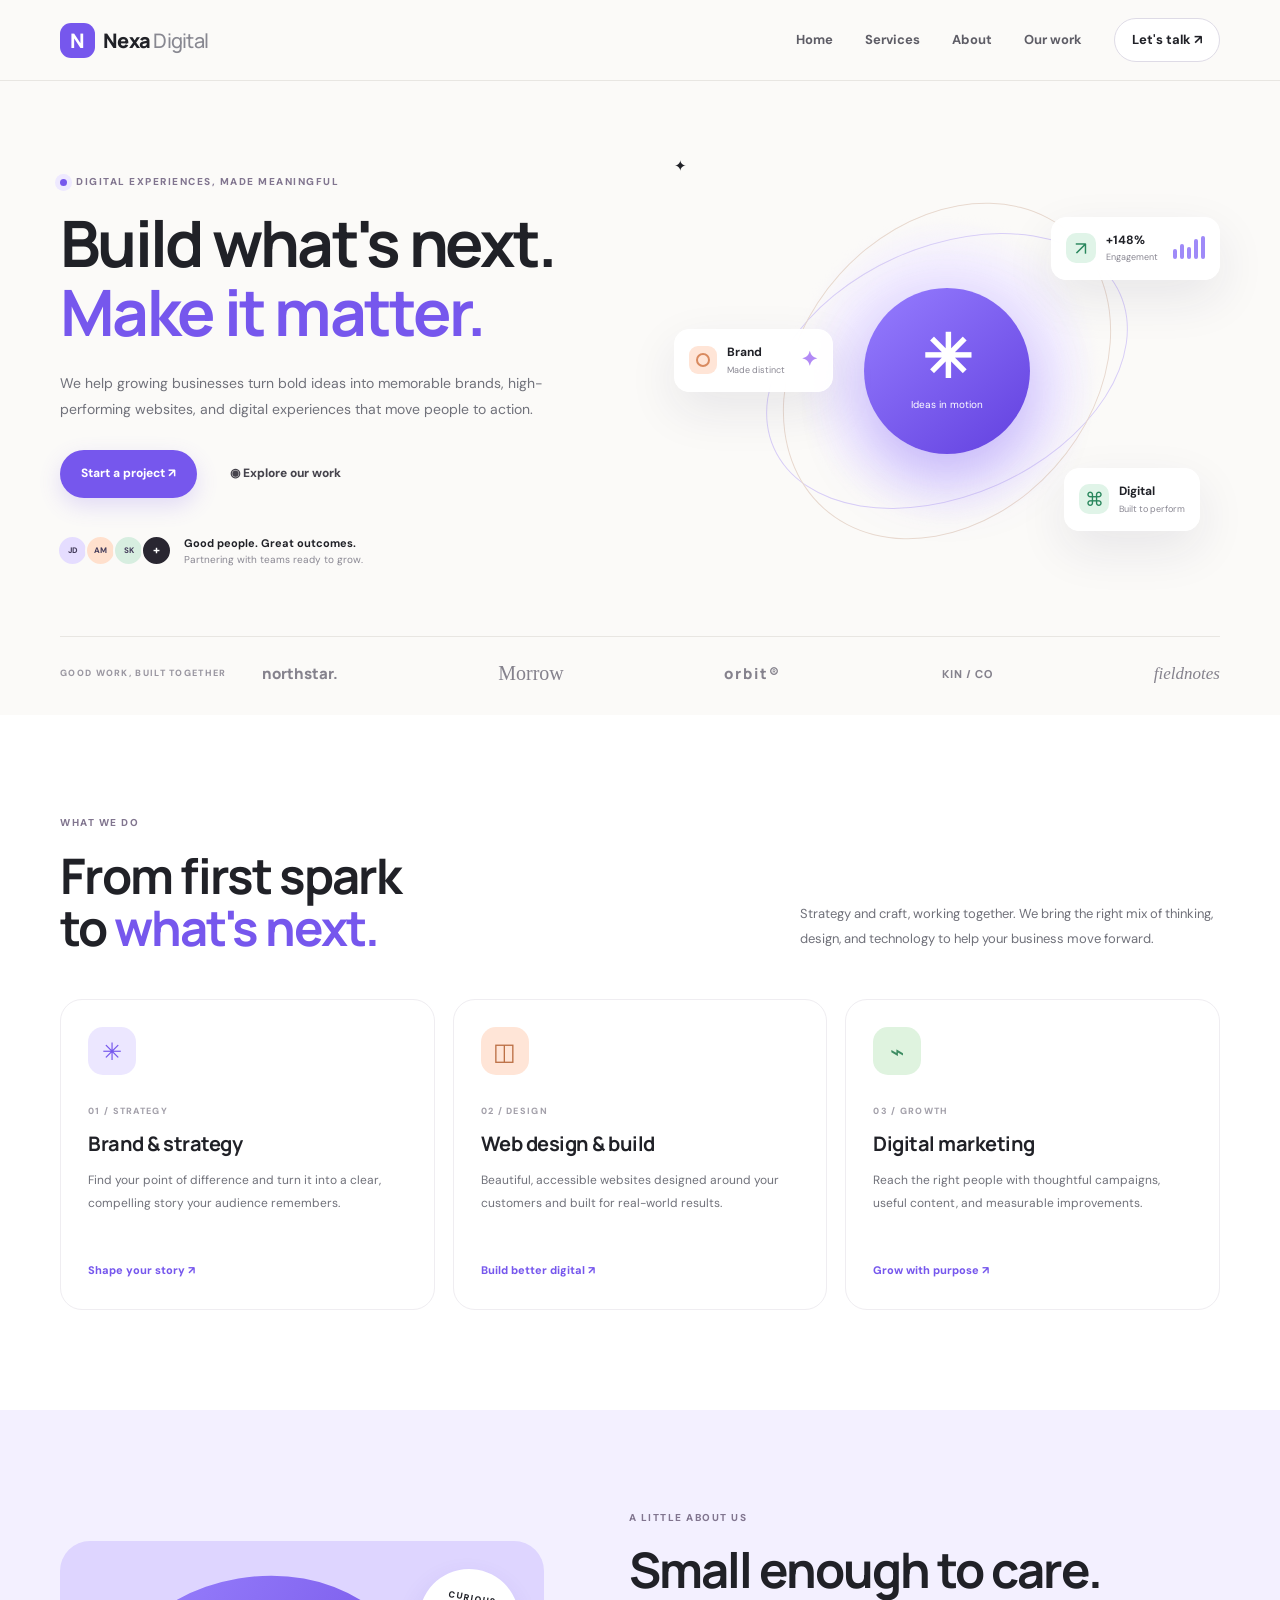
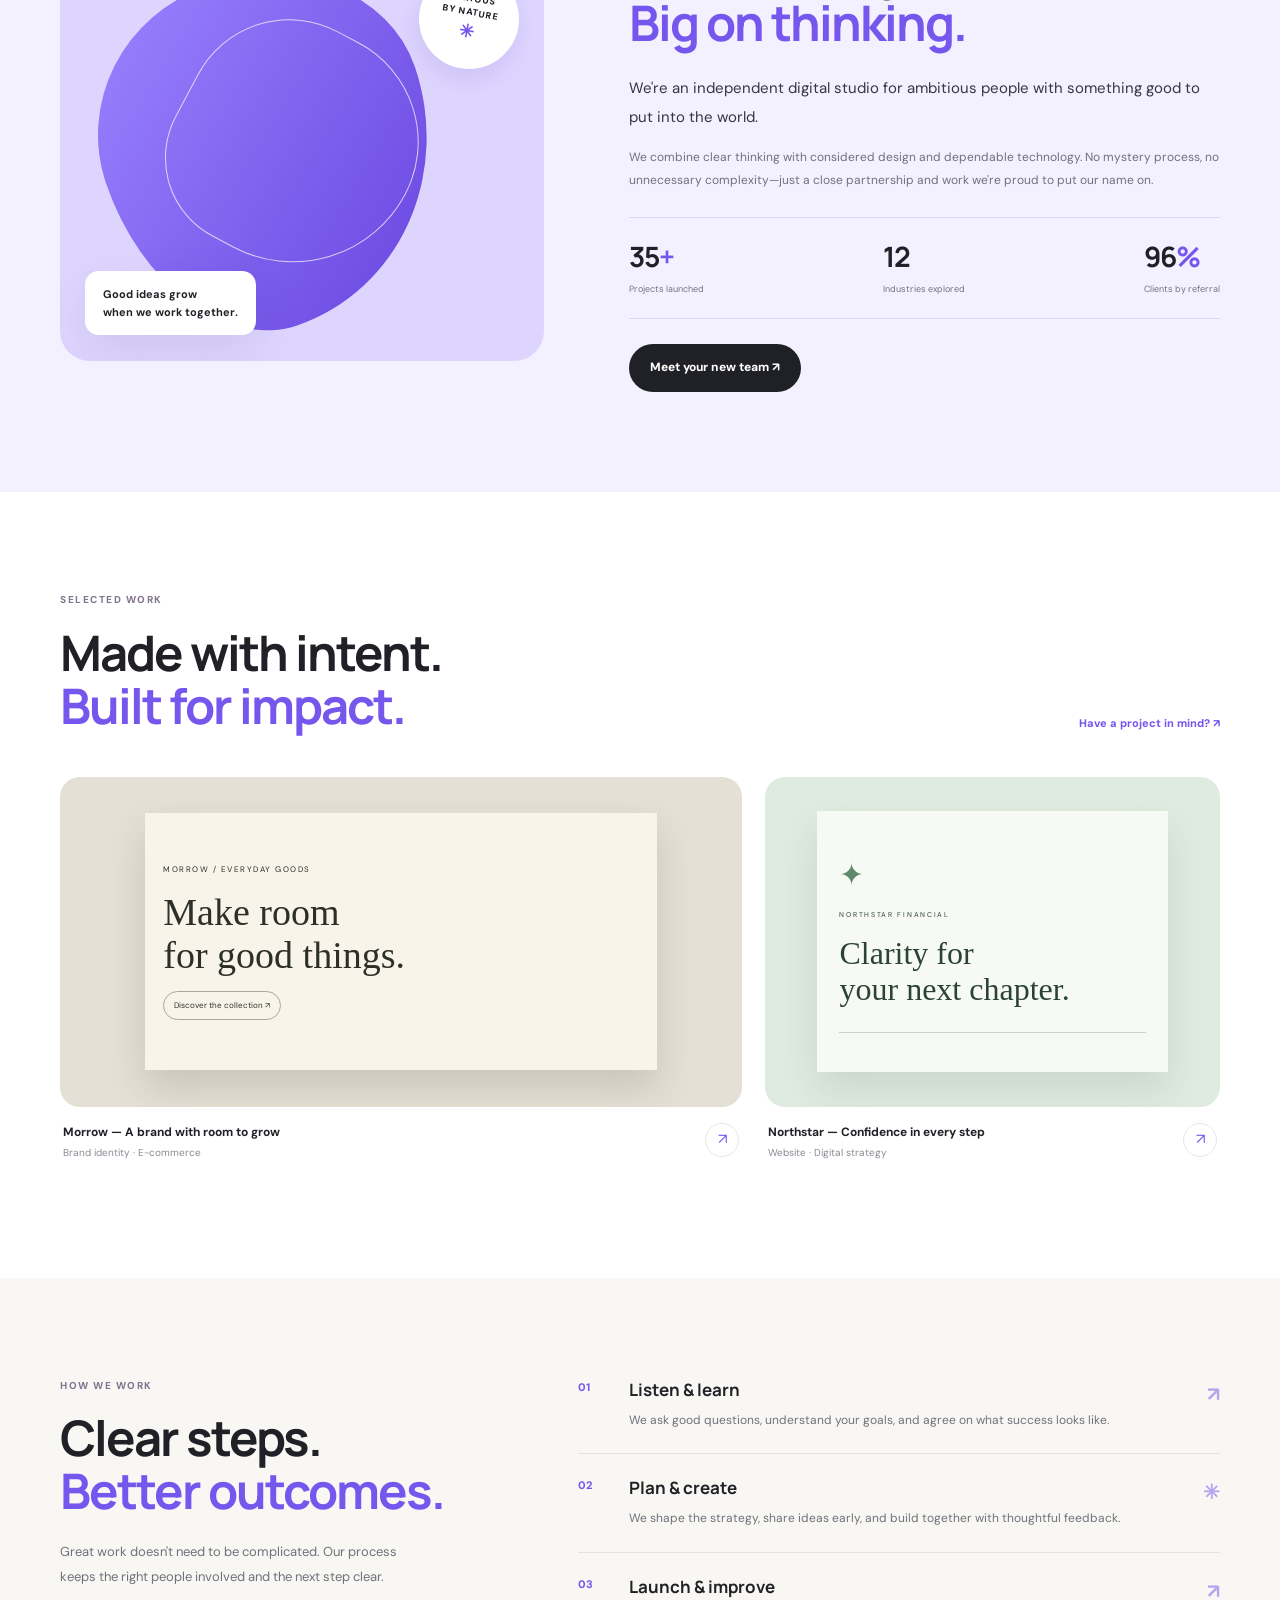
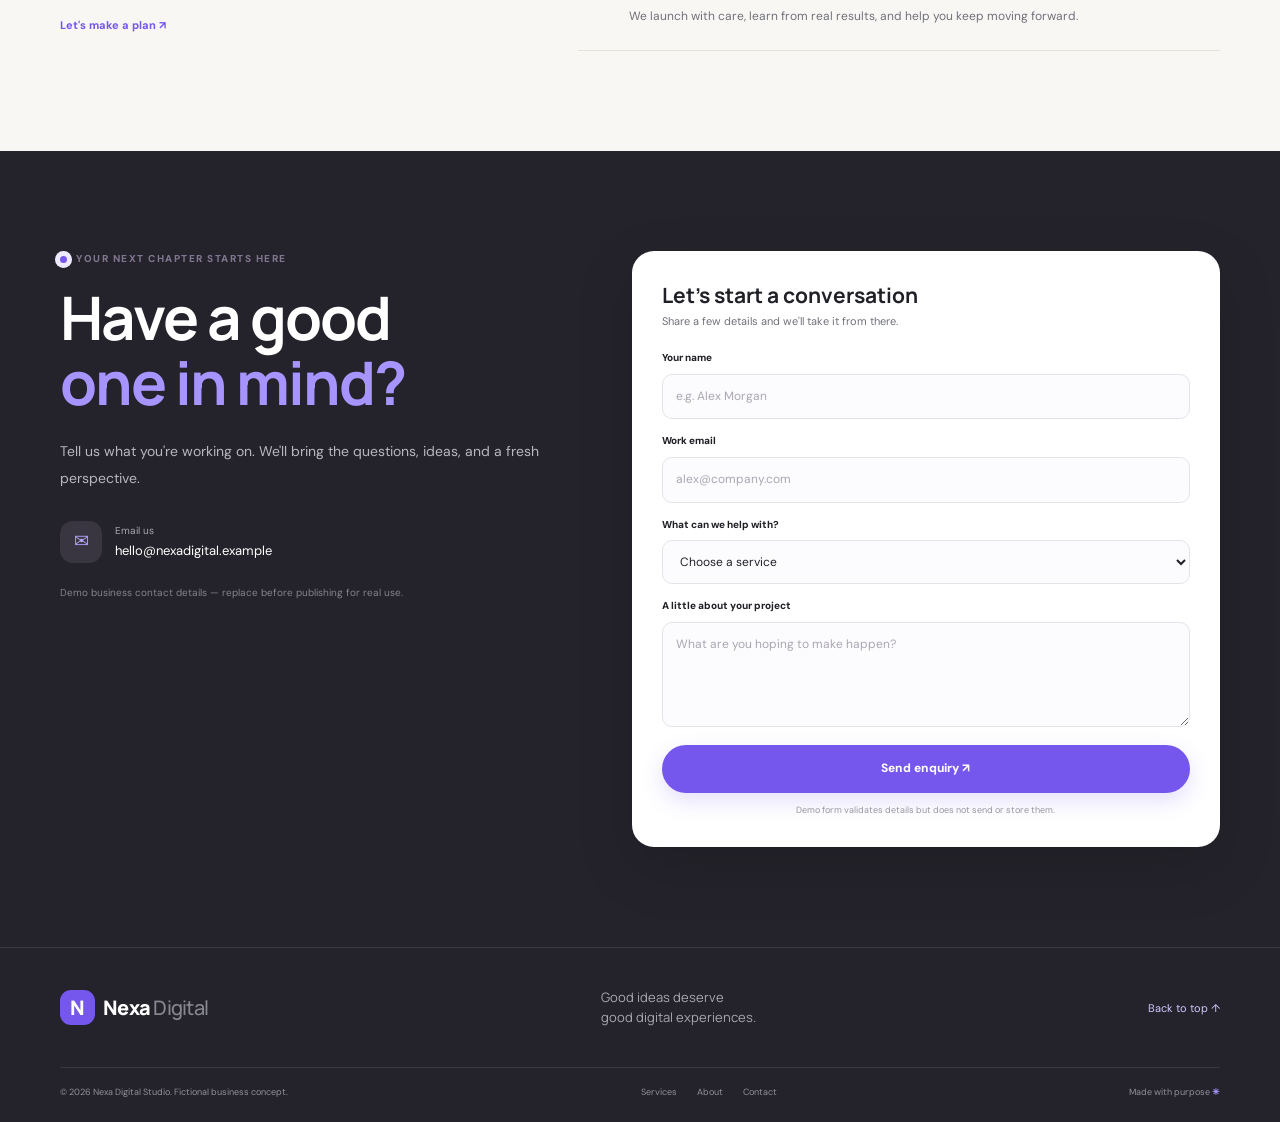
<file: business-landing-page/index.html>
<!doctype html>
<html lang="en">
<head>
<meta charset="utf-8"><meta name="viewport" content="width=device-width, initial-scale=1">
<meta name="description" content="Nexa Digital helps ambitious businesses grow with thoughtful websites, brand strategy and digital marketing.">
<title>Nexa Digital — Build What's Next</title>
<link rel="preconnect" href="https://fonts.googleapis.com">
<link href="https://fonts.googleapis.com/css2?family=DM+Sans:wght@400;500;600;700&family=Manrope:wght@400;500;600;700;800&display=swap" rel="stylesheet">
<link rel="stylesheet" href="css/style.css"><script src="js/script.js" defer></script>
</head>
<body>
<a class="skip-link" href="#main">Skip to content</a>
<header class="header"><div class="container nav-wrap">
<a class="brand" href="#home"><span class="brand-icon">N</span>Nexa<span class="light">Digital</span></a>
<button class="menu-toggle" aria-label="Open navigation" aria-expanded="false" aria-controls="nav"><span></span><span></span><span></span></button>
<nav id="nav" class="nav" aria-label="Main navigation"><a href="#home">Home</a><a href="#services">Services</a><a href="#about">About</a><a href="#work">Our work</a><a class="nav-cta" href="#contact">Let's talk ↗</a></nav>
</div></header>
<main id="main">
<section class="hero section" id="home"><div class="container hero-grid"><div>
<p class="eyebrow"><i></i> Digital experiences, made meaningful</p>
<h1>Build what's next.<br><span>Make it matter.</span></h1>
<p class="lead">We help growing businesses turn bold ideas into memorable brands, high-performing websites, and digital experiences that move people to action.</p>
<div class="actions"><a class="btn primary" href="#contact">Start a project ↗</a><a class="btn quiet" href="#work">◉ Explore our work</a></div>
<div class="proof"><div class="avatars"><span>JD</span><span>AM</span><span>SK</span><span>+</span></div><div><b>Good people. Great outcomes.</b><small>Partnering with teams ready to grow.</small></div></div>
</div>
<div class="hero-art" role="img" aria-label="Abstract illustration representing connected digital ideas"><div class="orbit one"></div><div class="orbit two"></div><div class="core"><b>✳</b><small>Ideas in motion</small></div><div class="float growth"><span class="mini">↗</span><div><b>+148%</b><small>Engagement</small></div><div class="bars"><i></i><i></i><i></i><i></i><i></i></div></div><div class="float brand-card"><span class="peach-dot"></span><div><b>Brand</b><small>Made distinct</small></div><strong>✦</strong></div><div class="float digital"><span class="mini">⌘</span><div><b>Digital</b><small>Built to perform</small></div></div><span class="star">✦</span></div>
</div><div class="container trust"><span>GOOD WORK, BUILT TOGETHER</span><div><b>northstar.</b><b class="serif">Morrow</b><b class="wide">orbit®</b><b class="mono">KIN / CO</b><b class="italic">fieldnotes</b></div></div></section>
<section class="section services" id="services"><div class="container"><div class="section-heading"><div><p class="eyebrow">What we do</p><h2>From first spark<br>to <span>what's next.</span></h2></div><p>Strategy and craft, working together. We bring the right mix of thinking, design, and technology to help your business move forward.</p></div>
<div class="service-grid"><article class="service-card"><div class="service-icon violet">✳</div><small>01 / STRATEGY</small><h3>Brand & strategy</h3><p>Find your point of difference and turn it into a clear, compelling story your audience remembers.</p><a href="#contact">Shape your story ↗</a></article><article class="service-card"><div class="service-icon peach">◫</div><small>02 / DESIGN</small><h3>Web design & build</h3><p>Beautiful, accessible websites designed around your customers and built for real-world results.</p><a href="#contact">Build better digital ↗</a></article><article class="service-card"><div class="service-icon green">⌁</div><small>03 / GROWTH</small><h3>Digital marketing</h3><p>Reach the right people with thoughtful campaigns, useful content, and measurable improvements.</p><a href="#contact">Grow with purpose ↗</a></article></div></div></section>
<section class="section about" id="about"><div class="container about-grid"><div class="about-art"><div class="blob"></div><div class="ring"></div><div class="stamp">CURIOUS<br>BY NATURE<br><b>✳</b></div><div class="note">Good ideas grow<br>when we work together.</div></div><div><p class="eyebrow">A little about us</p><h2>Small enough to care.<br><span>Big on thinking.</span></h2><p class="about-lead">We're an independent digital studio for ambitious people with something good to put into the world.</p><p>We combine clear thinking with considered design and dependable technology. No mystery process, no unnecessary complexity—just a close partnership and work we're proud to put our name on.</p><div class="stats"><div><b>35<span>+</span></b><small>Projects launched</small></div><div><b>12</b><small>Industries explored</small></div><div><b>96<span>%</span></b><small>Clients by referral</small></div></div><a class="btn dark" href="#contact">Meet your new team ↗</a></div></div></section>
<section class="section work" id="work"><div class="container"><div class="section-heading"><div><p class="eyebrow">Selected work</p><h2>Made with intent.<br><span>Built for impact.</span></h2></div><a class="work-link" href="#contact">Have a project in mind? ↗</a></div><div class="work-grid"><article><a class="project project-one" href="#contact" aria-label="Discuss a brand project"><div class="mock"><small>MORROW / EVERYDAY GOODS</small><b>Make room<br>for good things.</b><span>Discover the collection ↗</span></div></a><div class="caption"><div><b>Morrow — A brand with room to grow</b><small>Brand identity · E-commerce</small></div><span>↗</span></div></article><article><a class="project project-two" href="#contact" aria-label="Discuss a website project"><div class="north"><span>✦</span><small>NORTHSTAR FINANCIAL</small><b>Clarity for<br>your next chapter.</b><i></i></div></a><div class="caption"><div><b>Northstar — Confidence in every step</b><small>Website · Digital strategy</small></div><span>↗</span></div></article></div></div></section>
<section class="section process"><div class="container process-grid"><div><p class="eyebrow">How we work</p><h2>Clear steps.<br><span>Better outcomes.</span></h2><p class="lead-small">Great work doesn't need to be complicated. Our process keeps the right people involved and the next step clear.</p><a class="work-link" href="#contact">Let's make a plan ↗</a></div><div class="steps"><article><span>01</span><div><b>Listen & learn</b><p>We ask good questions, understand your goals, and agree on what success looks like.</p></div><strong>↗</strong></article><article><span>02</span><div><b>Plan & create</b><p>We shape the strategy, share ideas early, and build together with thoughtful feedback.</p></div><strong>✳</strong></article><article><span>03</span><div><b>Launch & improve</b><p>We launch with care, learn from real results, and help you keep moving forward.</p></div><strong>↗</strong></article></div></div></section>
<section class="section contact" id="contact"><div class="container contact-grid"><div><p class="eyebrow"><i></i> Your next chapter starts here</p><h2>Have a good<br><span>one in mind?</span></h2><p class="lead">Tell us what you're working on. We'll bring the questions, ideas, and a fresh perspective.</p><div class="email"><span>✉</span><div><small>Email us</small><a href="mailto:hello@nexadigital.example">hello@nexadigital.example</a></div></div><small class="demo-note">Demo business contact details — replace before publishing for real use.</small></div>
<form id="contact-form" class="form"><h3>Let's start a conversation</h3><p>Share a few details and we'll take it from there.</p><label for="name">Your name</label><input id="name" name="name" type="text" placeholder="e.g. Alex Morgan" autocomplete="name" required><label for="email">Work email</label><input id="email" name="email" type="email" placeholder="alex@company.com" autocomplete="email" required><label for="service">What can we help with?</label><select id="service" name="service" required><option value="">Choose a service</option><option>Brand & strategy</option><option>Web design & build</option><option>Digital marketing</option><option>Something else</option></select><label for="message">A little about your project</label><textarea id="message" name="message" rows="4" placeholder="What are you hoping to make happen?" required></textarea><button class="btn primary submit" type="submit">Send enquiry ↗</button><p id="form-status" class="status" role="status" aria-live="polite"></p><small class="privacy">Demo form validates details but does not send or store them.</small></form></div></section>
</main>
<footer class="footer"><div class="container footer-top"><a class="brand" href="#home"><span class="brand-icon">N</span>Nexa<span class="light">Digital</span></a><p>Good ideas deserve<br>good digital experiences.</p><a class="back" href="#home">Back to top ↑</a></div><div class="container footer-bottom"><span>© <span id="year"></span> Nexa Digital Studio. Fictional business concept.</span><div><a href="#services">Services</a><a href="#about">About</a><a href="#contact">Contact</a></div><span>Made with purpose <b>✳</b></span></div></footer>
</body></html>
</file>
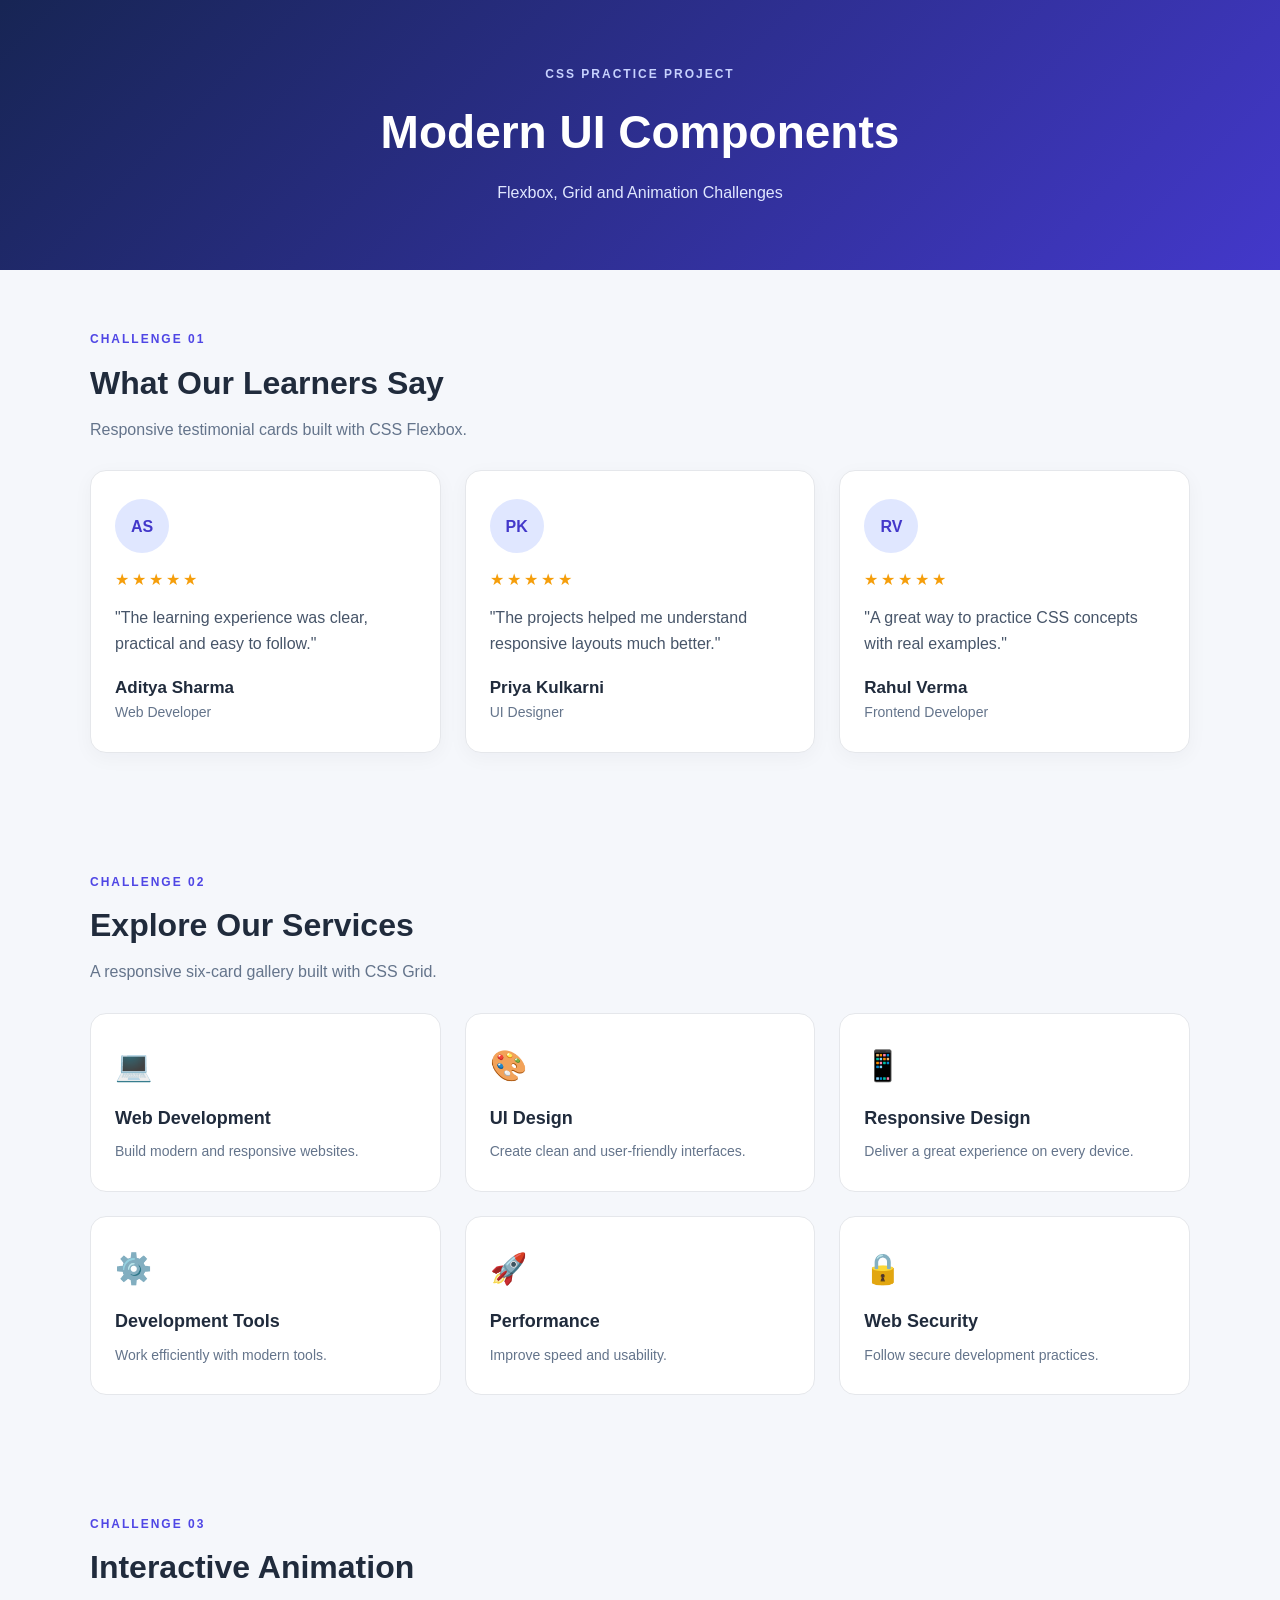
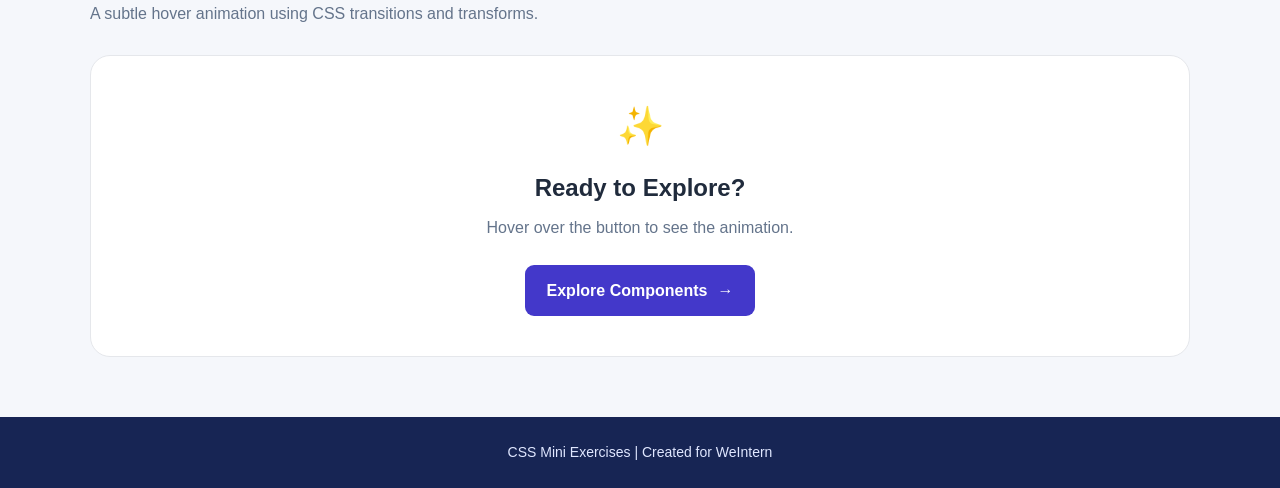
<file: css-challenge/index.html>
<!DOCTYPE html>
<html lang="en">
<head>
  <meta charset="UTF-8">
  <meta name="viewport" content="width=device-width, initial-scale=1.0">
  <title>CSS Mini Exercises | WeIntern</title>
  <link rel="stylesheet" href="css/style.css">
</head>
<body>

  <header class="page-header">
    <p class="eyebrow">CSS PRACTICE PROJECT</p>
    <h1>Modern UI Components</h1>
    <p>Flexbox, Grid and Animation Challenges</p>
  </header>

  <main class="container">

    <!-- Exercise 1: Flexbox Layout -->
    <section class="challenge-section" id="flexbox">
      <p class="section-label">CHALLENGE 01</p>
      <h2>What Our Learners Say</h2>
      <p class="section-description">
        Responsive testimonial cards built with CSS Flexbox.
      </p>

      <div class="testimonial-container">
        <article class="testimonial-card">
          <div class="avatar">AS</div>
          <div class="stars">★★★★★</div>
          <p class="testimonial-text">
            "The learning experience was clear, practical and easy to follow."
          </p>
          <h3>Aditya Sharma</h3>
          <p class="role">Web Developer</p>
        </article>

        <article class="testimonial-card">
          <div class="avatar">PK</div>
          <div class="stars">★★★★★</div>
          <p class="testimonial-text">
            "The projects helped me understand responsive layouts much better."
          </p>
          <h3>Priya Kulkarni</h3>
          <p class="role">UI Designer</p>
        </article>

        <article class="testimonial-card">
          <div class="avatar">RV</div>
          <div class="stars">★★★★★</div>
          <p class="testimonial-text">
            "A great way to practice CSS concepts with real examples."
          </p>
          <h3>Rahul Verma</h3>
          <p class="role">Frontend Developer</p>
        </article>
      </div>
    </section>

    <!-- Exercise 2: CSS Grid Layout -->
    <section class="challenge-section" id="grid">
      <p class="section-label">CHALLENGE 02</p>
      <h2>Explore Our Services</h2>
      <p class="section-description">
        A responsive six-card gallery built with CSS Grid.
      </p>

      <div class="service-grid">
        <article class="service-card">
          <span class="service-icon">💻</span>
          <h3>Web Development</h3>
          <p>Build modern and responsive websites.</p>
        </article>

        <article class="service-card">
          <span class="service-icon">🎨</span>
          <h3>UI Design</h3>
          <p>Create clean and user-friendly interfaces.</p>
        </article>

        <article class="service-card">
          <span class="service-icon">📱</span>
          <h3>Responsive Design</h3>
          <p>Deliver a great experience on every device.</p>
        </article>

        <article class="service-card">
          <span class="service-icon">⚙️</span>
          <h3>Development Tools</h3>
          <p>Work efficiently with modern tools.</p>
        </article>

        <article class="service-card">
          <span class="service-icon">🚀</span>
          <h3>Performance</h3>
          <p>Improve speed and usability.</p>
        </article>

        <article class="service-card">
          <span class="service-icon">🔒</span>
          <h3>Web Security</h3>
          <p>Follow secure development practices.</p>
        </article>
      </div>
    </section>

    <!-- Exercise 3: CSS Animation -->
    <section class="challenge-section" id="animation">
      <p class="section-label">CHALLENGE 03</p>
      <h2>Interactive Animation</h2>
      <p class="section-description">
        A subtle hover animation using CSS transitions and transforms.
      </p>

      <div class="animation-demo">
        <div class="animation-icon">✨</div>
        <h3>Ready to Explore?</h3>
        <p>Hover over the button to see the animation.</p>
        <a class="animated-button" href="#flexbox">
          Explore Components <span>→</span>
        </a>
      </div>
    </section>

  </main>

  <footer class="page-footer">
    <p>CSS Mini Exercises | Created for WeIntern</p>
  </footer>

</body>
</html>
</file>
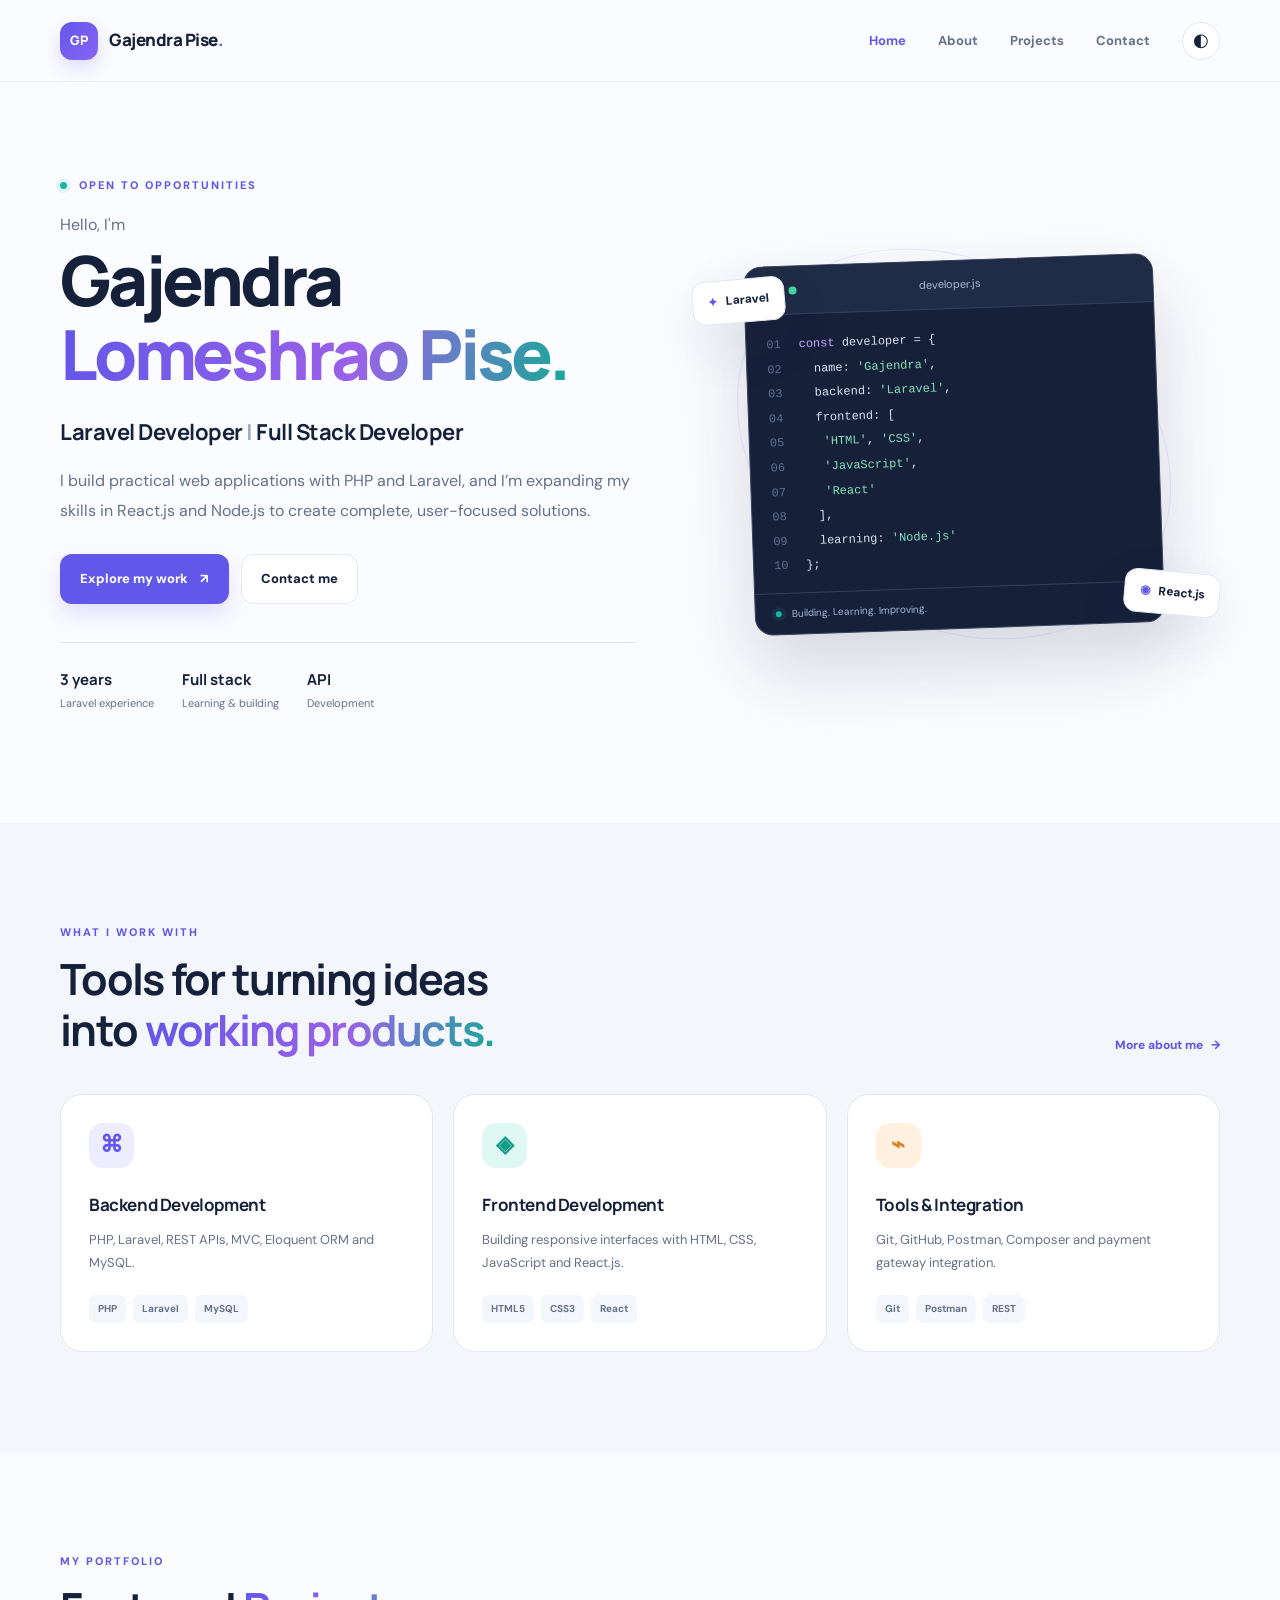
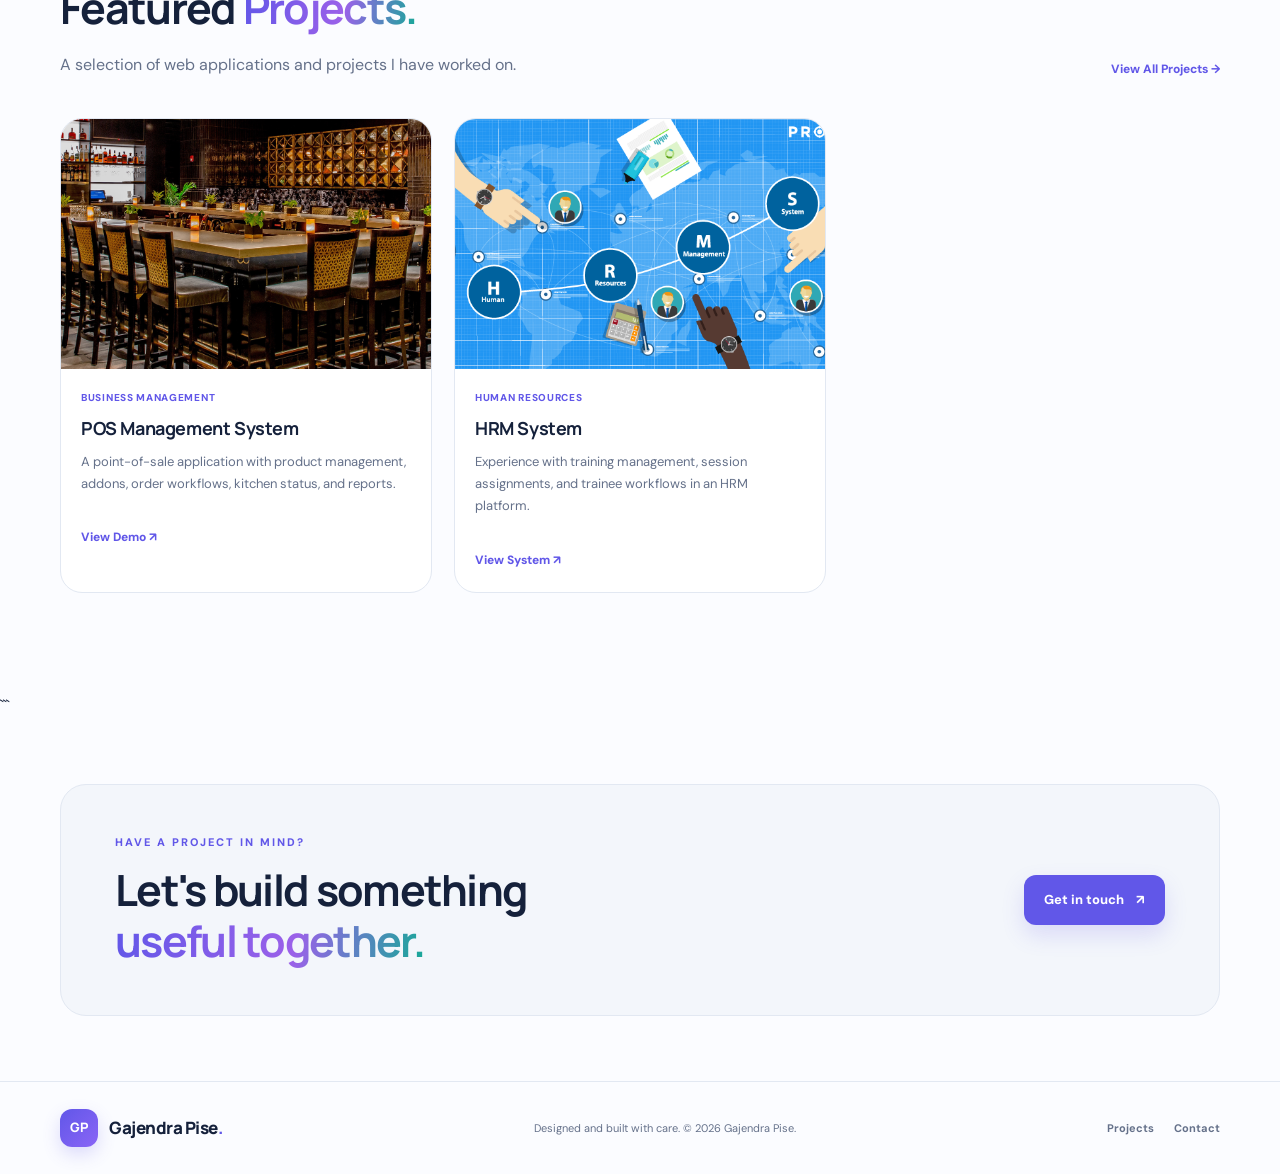
<file: portfolio-website/index.html>
<!DOCTYPE html>
<html lang="en">
<head>
  <meta charset="UTF-8">
  <meta name="viewport" content="width=device-width, initial-scale=1.0">
  <meta name="description" content="Portfolio of Gajendra Lomeshrao Pise, a Laravel developer growing into full-stack development.">
  <title>Gajendra Pise | Developer Portfolio</title>
  <link rel="stylesheet" href="css/style.css">
  <script src="js/script.js" defer></script>
</head>
<body>
  <a class="skip-link" href="#main">Skip to content</a>
  <header class="site-header">
    <div class="container nav-wrap">
      <a class="brand" href="index.html" aria-label="Gajendra Pise home"><span class="brand-mark">GP</span><span>Gajendra Pise<span class="brand-dot">.</span></span></a>
      <button class="menu-toggle" aria-label="Open navigation menu" aria-expanded="false" aria-controls="primary-nav"><span></span><span></span><span></span></button>
      <nav class="primary-nav" id="primary-nav" aria-label="Main navigation">
        <a class="active" href="index.html">Home</a><a href="about.html">About</a><a href="projects.html">Projects</a><a href="contact.html">Contact</a>
        <button class="theme-toggle" type="button" aria-label="Switch to dark theme" title="Toggle theme">◐</button>
      </nav>
    </div>
  </header>

  <main id="main">
    <section class="hero section">
      <div class="container hero-grid">
        <div class="hero-copy">
          <p class="eyebrow"><span class="status-dot"></span> Open to opportunities</p>
          <p class="kicker">Hello, I'm</p>
          <h1>Gajendra<br><span class="text-gradient">Lomeshrao Pise.</span></h1>
          <h2 class="hero-role">Laravel Developer <span class="muted">|</span> Full Stack Developer</h2>
          <p class="lead">I build practical web applications with PHP and Laravel, and I’m expanding my skills in React.js and Node.js to create complete, user-focused solutions.</p>
          <div class="hero-actions"><a class="button button-primary" href="projects.html">Explore my work <span aria-hidden="true">↗</span></a><a class="button button-secondary" href="contact.html">Contact me</a></div>
          <div class="hero-meta"><span><strong>3 years</strong><small>Laravel experience</small></span><span><strong>Full stack</strong><small>Learning & building</small></span><span><strong>API</strong><small>Development</small></span></div>
        </div>
        <div class="hero-art" aria-label="Decorative code illustration">
          <div class="art-orbit orbit-one"></div><div class="art-orbit orbit-two"></div>
          <div class="code-window">
            <div class="window-bar"><span></span><span></span><span></span><p>developer.js</p></div>
            <div class="code-lines" aria-hidden="true">
              <p><span class="code-number">01</span> <span class="code-purple">const</span> developer = {</p>
              <p><span class="code-number">02</span> &nbsp; name: <span class="code-green">'Gajendra'</span>,</p>
              <p><span class="code-number">03</span> &nbsp; backend: <span class="code-green">'Laravel'</span>,</p>
              <p><span class="code-number">04</span> &nbsp; frontend: [</p>
              <p><span class="code-number">05</span> &nbsp;&nbsp; <span class="code-green">'HTML'</span>, <span class="code-green">'CSS'</span>,</p>
              <p><span class="code-number">06</span> &nbsp;&nbsp; <span class="code-green">'JavaScript'</span>,</p>
              <p><span class="code-number">07</span> &nbsp;&nbsp; <span class="code-green">'React'</span></p>
              <p><span class="code-number">08</span> &nbsp; ],</p>
              <p><span class="code-number">09</span> &nbsp; learning: <span class="code-green">'Node.js'</span></p>
              <p><span class="code-number">10</span> };</p>
            </div>
            <div class="code-footer"><span class="pulse"></span> Building. Learning. Improving.</div>
          </div>
          <div class="floating-chip chip-laravel"><span>✦</span> Laravel</div>
          <div class="floating-chip chip-react"><span>◉</span> React.js</div>
        </div>
      </div>
    </section>

    <section class="section section-soft">
      <div class="container">
        <div class="section-heading"><div><p class="eyebrow">What I work with</p><h2>Tools for turning ideas<br>into <span class="text-gradient">working products.</span></h2></div><a class="text-link" href="about.html">More about me <span>→</span></a></div>
        <div class="skill-grid">
          <article class="skill-card"><div class="skill-icon icon-backend">⌘</div><h3>Backend Development</h3><p>PHP, Laravel, REST APIs, MVC, Eloquent ORM and MySQL.</p><div class="tag-row"><span>PHP</span><span>Laravel</span><span>MySQL</span></div></article>
          <article class="skill-card"><div class="skill-icon icon-frontend">◈</div><h3>Frontend Development</h3><p>Building responsive interfaces with HTML, CSS, JavaScript and React.js.</p><div class="tag-row"><span>HTML5</span><span>CSS3</span><span>React</span></div></article>
          <article class="skill-card"><div class="skill-icon icon-tools">⌁</div><h3>Tools & Integration</h3><p>Git, GitHub, Postman, Composer and payment gateway integration.</p><div class="tag-row"><span>Git</span><span>Postman</span><span>REST</span></div></article>
        </div>
      </div>
    </section>

<!-- Featured Projects Section -->
<section class="section featured-projects" id="projects">
  <div class="container">

    <div class="section-heading">
      <div>
        <p class="eyebrow">My Portfolio</p>
        <h2>
          Featured <span class="text-gradient">Projects.</span>
        </h2>
        <p class="lead">
          A selection of web applications and projects I have worked on.
        </p>
      </div>

      <a class="text-link" href="projects.html">
        View All Projects →
      </a>
    </div>

    <div class="project-grid">

      <!-- Project 1: POS Management System -->
<article class="project-card">
  <div class="project-visual">
<img
  class="project-image"
  src="assets/images/header-background2.jpg"
  alt="POS Management System interface"
  width="600"
  height="400"
  loading="lazy"
>
  </div>

  <div class="project-info">
    <p class="project-type">Business Management</p>
    <h3>POS Management System</h3>
    <p>
      A point-of-sale application with product management,
      addons, order workflows, kitchen status, and reports.
    </p>
    <a
      class="text-link"
      href="https://demo.webwideit.solutions/foodgo/public"
      target="_blank"
      rel="noopener noreferrer">
      View Demo ↗
    </a>
  </div>
</article>

<!-- Project 2: HRM System -->
<article class="project-card">
  <div class="project-visual">
<img
  class="project-image"
  src="assets/images/hrms.png"
  alt="Human Resource Management System interface"
  width="600"
  height="400"
  loading="lazy"
>  </div>

  <div class="project-info">
    <p class="project-type">Human Resources</p>
    <h3>HRM System</h3>
    <p>
      Experience with training management, session assignments,
      and trainee workflows in an HRM platform.
    </p>
    <a
      class="text-link"
      href="https://system.siliconiatech.com"
      target="_blank"
      rel="noopener noreferrer">
      View System ↗
    </a>
  </div>
</article>

    </div>
  </div>
</section>
```
    <section class="section section-cta"><div class="container cta-inner"><div><p class="eyebrow">Have a project in mind?</p><h2>Let's build something<br><span class="text-gradient">useful together.</span></h2></div><a class="button button-primary" href="contact.html">Get in touch <span aria-hidden="true">↗</span></a></div></section>
  </main>
  <footer class="site-footer"><div class="container footer-inner"><a class="brand" href="index.html"><span class="brand-mark">GP</span><span>Gajendra Pise<span class="brand-dot">.</span></span></a><p>Designed and built with care. © <span class="current-year"></span> Gajendra Pise.</p><div class="footer-links"><a href="projects.html">Projects</a><a href="contact.html">Contact</a></div></div></footer>
</body>
</html>
</file>
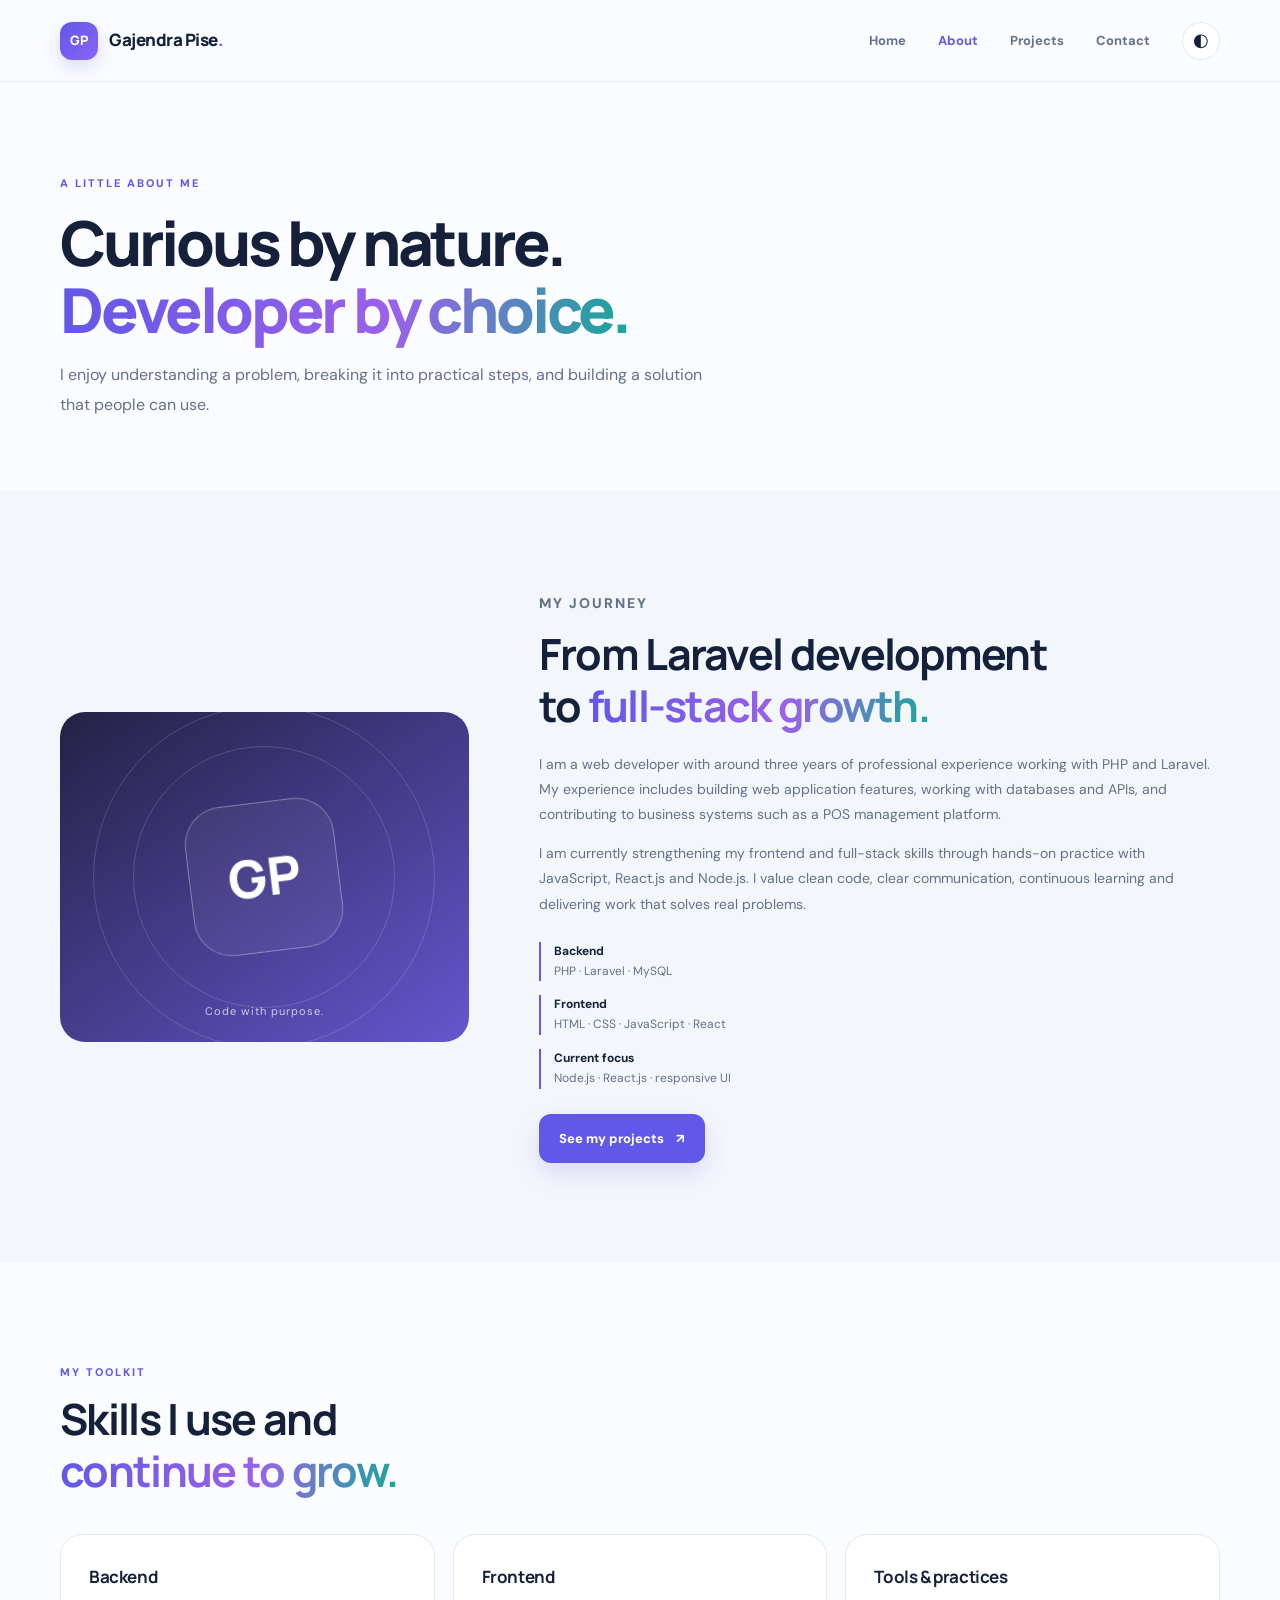
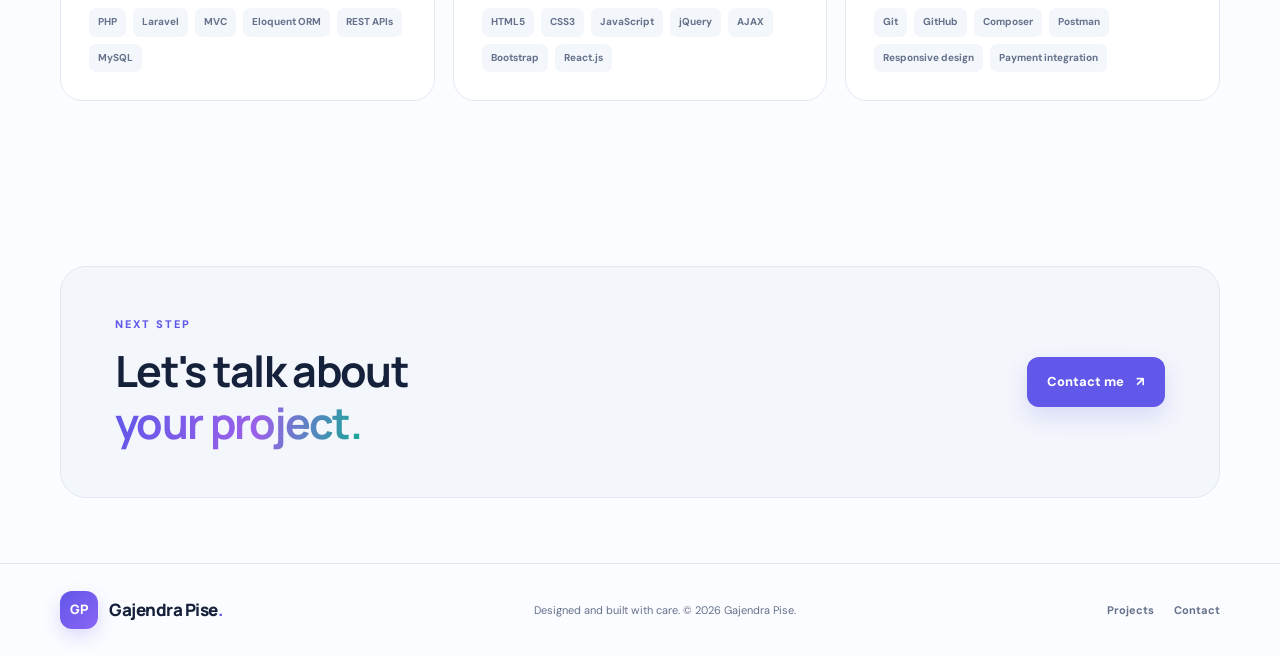
<file: portfolio-website/about.html>
<!DOCTYPE html>
<html lang="en">
<head><meta charset="UTF-8"><meta name="viewport" content="width=device-width, initial-scale=1.0"><meta name="description" content="Learn about Gajendra Pise, Laravel developer and full-stack developer in progress."><title>About | Gajendra Pise</title><link rel="stylesheet" href="css/style.css"><script src="js/script.js" defer></script></head>
<body><a class="skip-link" href="#main">Skip to content</a><header class="site-header"><div class="container nav-wrap"><a class="brand" href="index.html"><span class="brand-mark">GP</span><span>Gajendra Pise<span class="brand-dot">.</span></span></a><button class="menu-toggle" aria-label="Open navigation menu" aria-expanded="false" aria-controls="primary-nav"><span></span><span></span><span></span></button><nav class="primary-nav" id="primary-nav" aria-label="Main navigation"><a href="index.html">Home</a><a class="active" href="about.html">About</a><a href="projects.html">Projects</a><a href="contact.html">Contact</a><button class="theme-toggle" type="button" aria-label="Switch to dark theme" title="Toggle theme">◐</button></nav></div></header>
<main id="main"><section class="page-hero section"><div class="container narrow"><p class="eyebrow">A little about me</p><h1>Curious by nature.<br><span class="text-gradient">Developer by choice.</span></h1><p class="lead">I enjoy understanding a problem, breaking it into practical steps, and building a solution that people can use.</p></div></section>
<section class="section section-soft"><div class="container about-layout"><div class="about-monogram"><div class="monogram-ring">GP</div><span class="monogram-caption">Code with purpose.</span></div><div class="about-copy"><p class="eyebrow">My journey</p><h2>From Laravel development<br>to <span class="text-gradient">full-stack growth.</span></h2><p>I am a web developer with around three years of professional experience working with PHP and Laravel. My experience includes building web application features, working with databases and APIs, and contributing to business systems such as a POS management platform.</p><p>I am currently strengthening my frontend and full-stack skills through hands-on practice with JavaScript, React.js and Node.js. I value clean code, clear communication, continuous learning and delivering work that solves real problems.</p><div class="about-facts"><div><strong>Backend</strong><span>PHP · Laravel · MySQL</span></div><div><strong>Frontend</strong><span>HTML · CSS · JavaScript · React</span></div><div><strong>Current focus</strong><span>Node.js · React.js · responsive UI</span></div></div><a class="button button-primary" href="projects.html">See my projects <span>↗</span></a></div></div></section>
<section class="section"><div class="container"><div class="section-heading"><div><p class="eyebrow">My toolkit</p><h2>Skills I use and<br><span class="text-gradient">continue to grow.</span></h2></div></div><div class="toolkit-grid"><article class="toolkit-card"><h3>Backend</h3><div class="tag-row"><span>PHP</span><span>Laravel</span><span>MVC</span><span>Eloquent ORM</span><span>REST APIs</span><span>MySQL</span></div></article><article class="toolkit-card"><h3>Frontend</h3><div class="tag-row"><span>HTML5</span><span>CSS3</span><span>JavaScript</span><span>jQuery</span><span>AJAX</span><span>Bootstrap</span><span>React.js</span></div></article><article class="toolkit-card"><h3>Tools & practices</h3><div class="tag-row"><span>Git</span><span>GitHub</span><span>Composer</span><span>Postman</span><span>Responsive design</span><span>Payment integration</span></div></article></div></div></section>
<section class="section section-cta"><div class="container cta-inner"><div><p class="eyebrow">Next step</p><h2>Let's talk about<br><span class="text-gradient">your project.</span></h2></div><a class="button button-primary" href="contact.html">Contact me <span>↗</span></a></div></section></main>
<footer class="site-footer"><div class="container footer-inner"><a class="brand" href="index.html"><span class="brand-mark">GP</span><span>Gajendra Pise<span class="brand-dot">.</span></span></a><p>Designed and built with care. © <span class="current-year"></span> Gajendra Pise.</p><div class="footer-links"><a href="projects.html">Projects</a><a href="contact.html">Contact</a></div></div></footer></body></html>
</file>
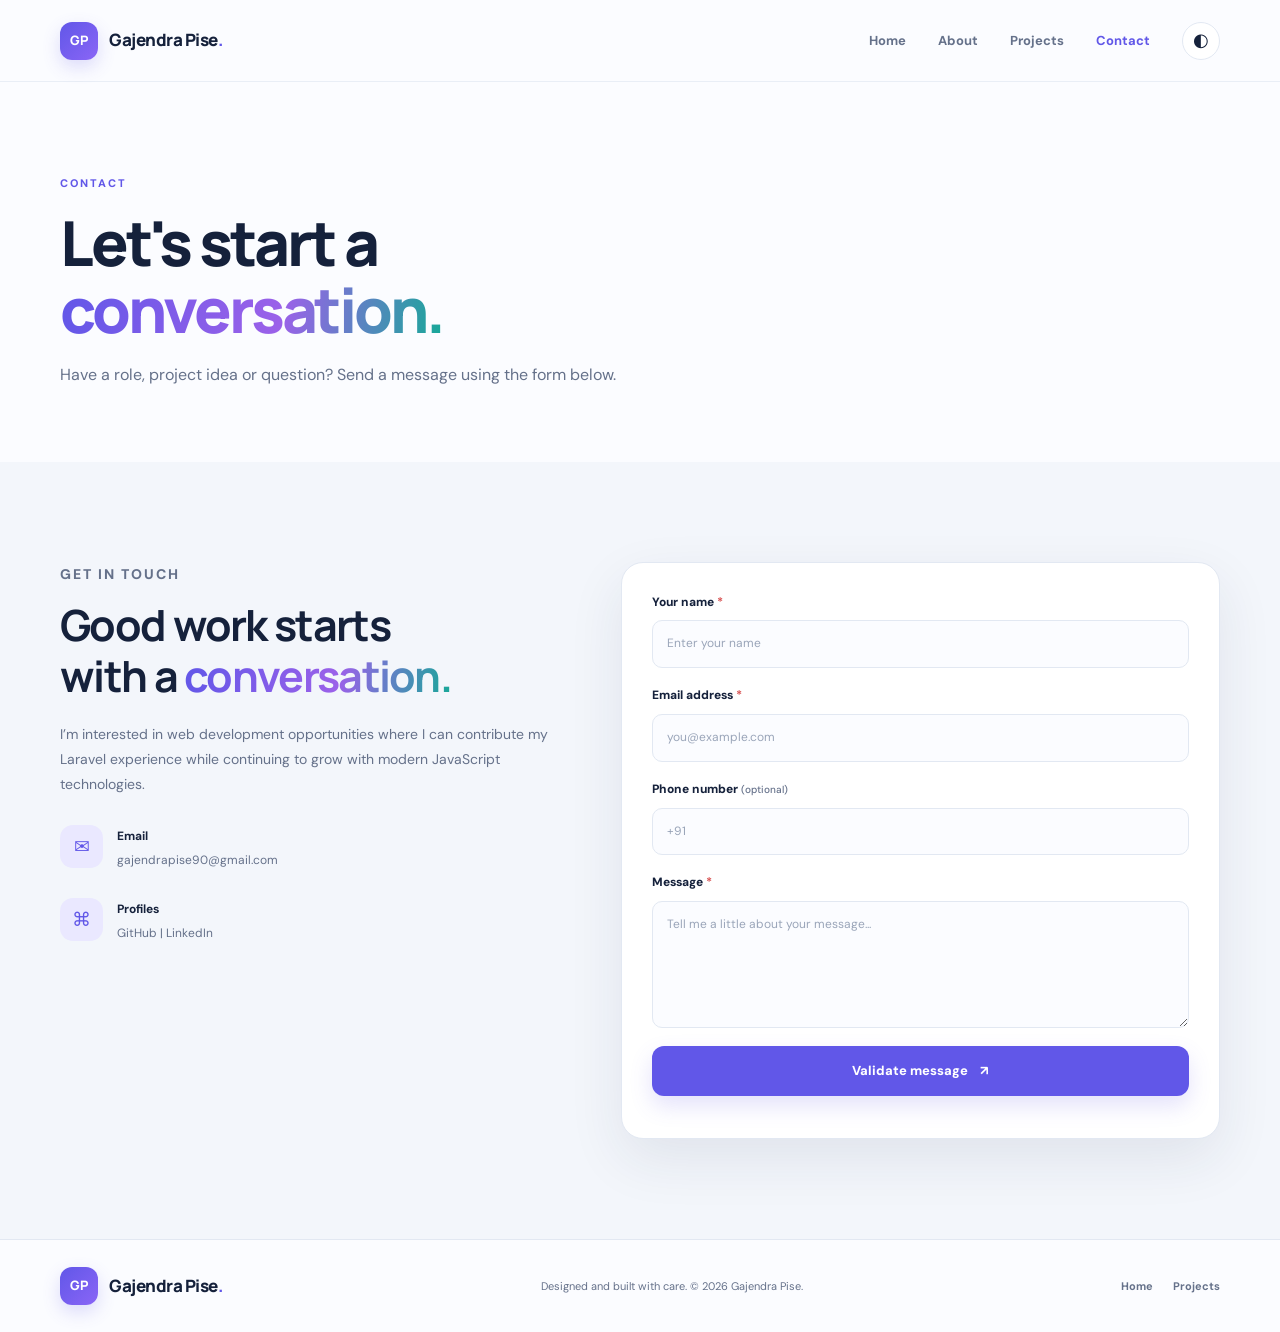
<file: portfolio-website/contact.html>
<!DOCTYPE html>
<html lang="en">
<head><meta charset="UTF-8"><meta name="viewport" content="width=device-width, initial-scale=1.0"><meta name="description" content="Contact Gajendra Pise about web development opportunities and projects."><title>Contact | Gajendra Pise</title><link rel="stylesheet" href="css/style.css"><script src="js/script.js" defer></script></head>
<body><a class="skip-link" href="#main">Skip to content</a><header class="site-header"><div class="container nav-wrap"><a class="brand" href="index.html"><span class="brand-mark">GP</span><span>Gajendra Pise<span class="brand-dot">.</span></span></a><button class="menu-toggle" aria-label="Open navigation menu" aria-expanded="false" aria-controls="primary-nav"><span></span><span></span><span></span></button><nav class="primary-nav" id="primary-nav" aria-label="Main navigation"><a href="index.html">Home</a><a href="about.html">About</a><a href="projects.html">Projects</a><a class="active" href="contact.html">Contact</a><button class="theme-toggle" type="button" aria-label="Switch to dark theme" title="Toggle theme">◐</button></nav></div></header>
<main id="main"><section class="page-hero section"><div class="container"><p class="eyebrow">Contact</p><h1>Let's start a<br><span class="text-gradient">conversation.</span></h1><p class="lead">Have a role, project idea or question? Send a message using the form below.</p></div></section>
<section class="section section-soft"><div class="container contact-layout"><div class="contact-copy"><p class="eyebrow">Get in touch</p><h2>Good work starts<br>with a <span class="text-gradient">conversation.</span></h2><p>I’m interested in web development opportunities where I can contribute my Laravel experience while continuing to grow with modern JavaScript technologies.</p><div class="contact-detail"><span class="detail-icon">✉</span><div><strong>Email</strong><p>gajendrapise90@gmail.com</p></div></div><div class="contact-detail"><span class="detail-icon">⌘</span>
<div>
  <strong>Profiles</strong>
  <p>
    <a href="https://github.com/gajendrapise90-source"
       target="_blank"
       rel="noopener noreferrer">
      GitHub
    </a>
    |
    <a href="YOUR_LINKEDIN_PROFILE_URL"
       target="_blank"
       rel="noopener noreferrer">
      LinkedIn
    </a>
  </p>
</div>
</div>
</div>
<form class="contact-form" id="contact-form"><div class="form-row"><label for="name">Your name <span>*</span></label><input id="name" name="name" type="text" autocomplete="name" placeholder="Enter your name" required minlength="2"></div><div class="form-row"><label for="email">Email address <span>*</span></label><input id="email" name="email" type="email" autocomplete="email" placeholder="you@example.com" required></div><div class="form-row"><label for="phone">Phone number <small>(optional)</small></label><input id="phone" name="phone" type="tel" autocomplete="tel" placeholder="+91"></div><div class="form-row"><label for="message">Message <span>*</span></label><textarea id="message" name="message" rows="5" placeholder="Tell me a little about your message..." required minlength="10"></textarea></div><button class="button button-primary form-submit" type="submit">Validate message <span>↗</span></button><p class="form-status" id="form-status" role="status" aria-live="polite"></p></form></div></section></main>
<footer class="site-footer"><div class="container footer-inner"><a class="brand" href="index.html"><span class="brand-mark">GP</span><span>Gajendra Pise<span class="brand-dot">.</span></span></a><p>Designed and built with care. © <span class="current-year"></span> Gajendra Pise.</p><div class="footer-links"><a href="index.html">Home</a><a href="projects.html">Projects</a></div></div></footer></body></html>
</file>
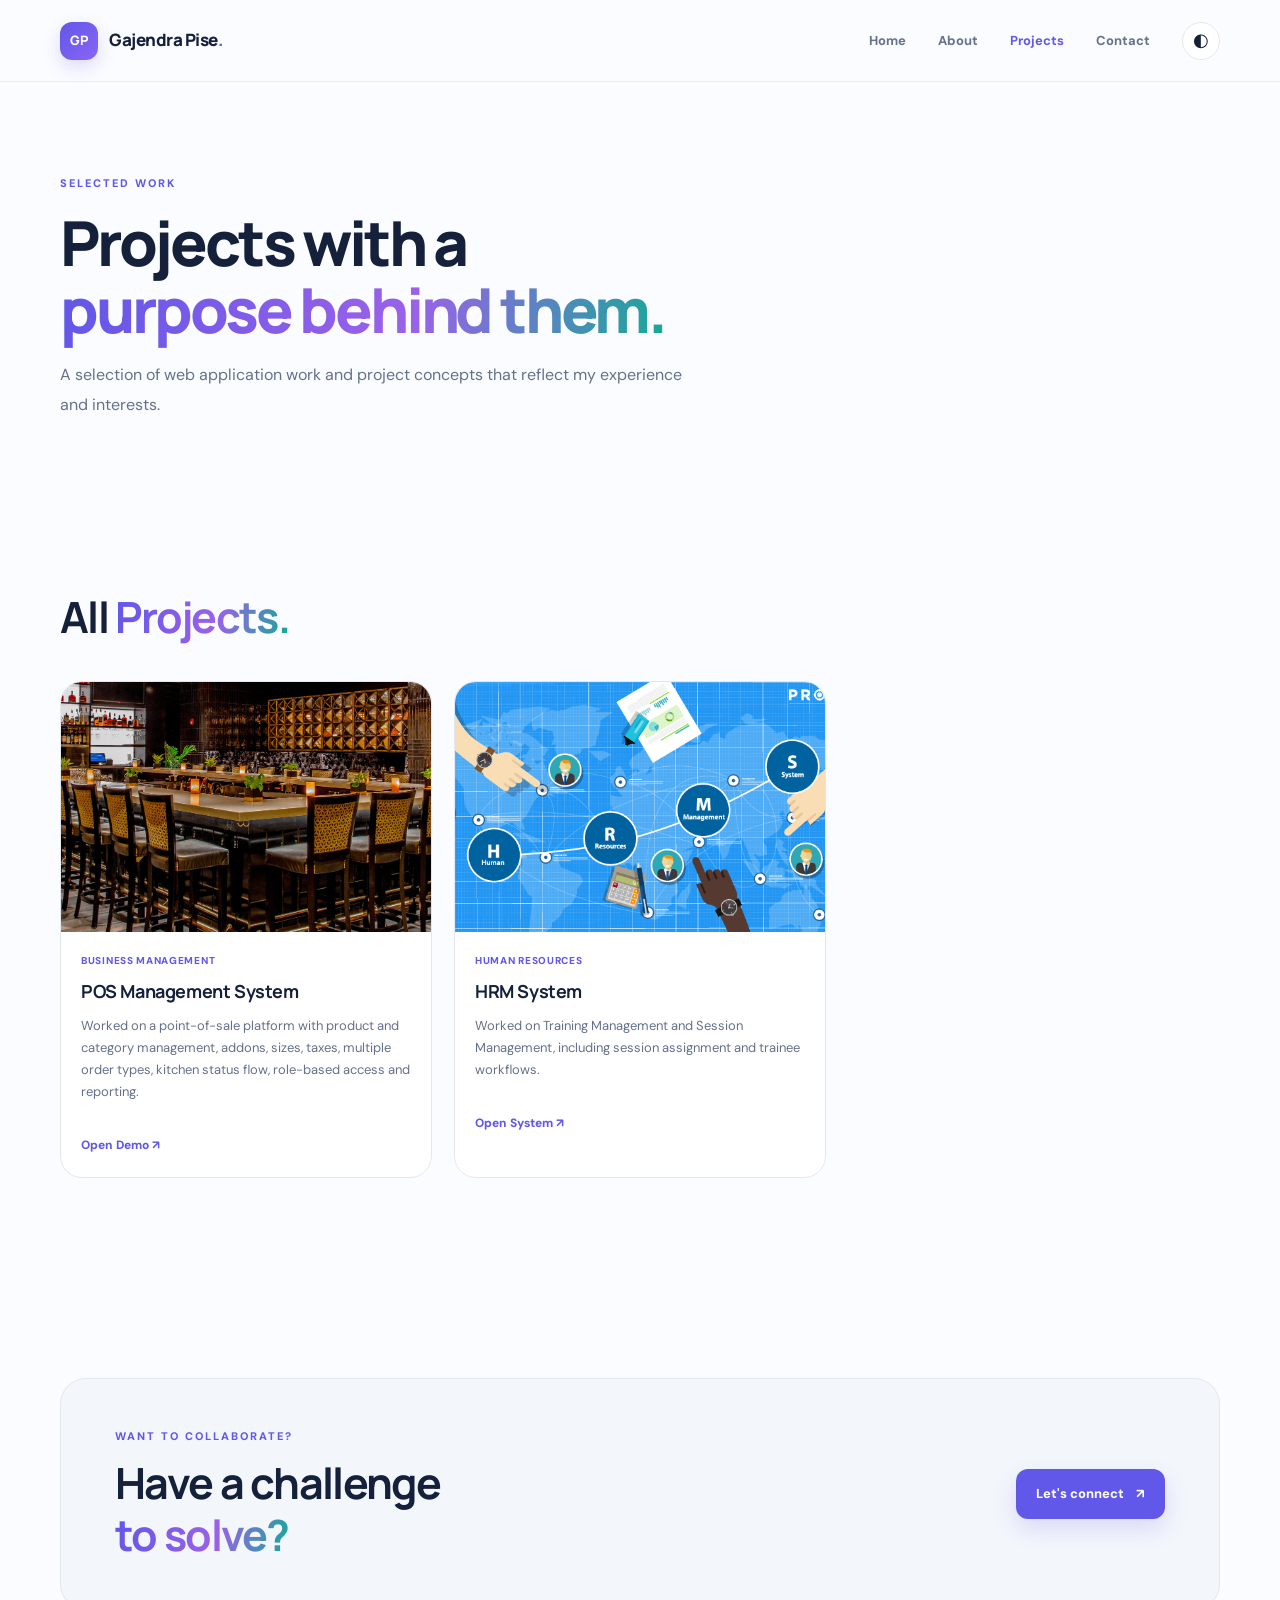
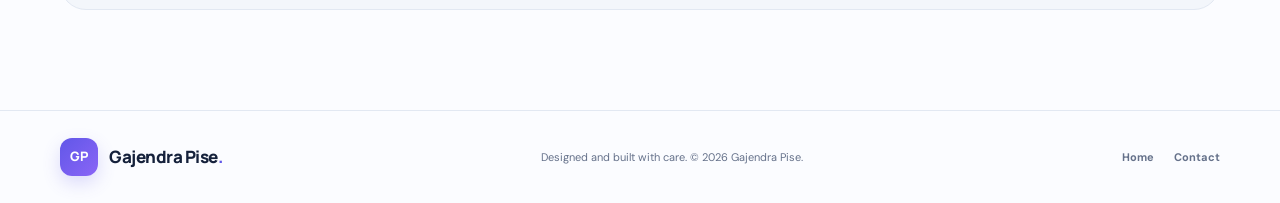
<file: portfolio-website/projects.html>
<!DOCTYPE html>
<html lang="en">
<head><meta charset="UTF-8"><meta name="viewport" content="width=device-width, initial-scale=1.0"><meta name="description" content="Selected web development projects by Gajendra Pise."><title>Projects | Gajendra Pise</title><link rel="stylesheet" href="css/style.css"><script src="js/script.js" defer></script></head>
<body><a class="skip-link" href="#main">Skip to content</a><header class="site-header"><div class="container nav-wrap"><a class="brand" href="index.html"><span class="brand-mark">GP</span><span>Gajendra Pise<span class="brand-dot">.</span></span></a><button class="menu-toggle" aria-label="Open navigation menu" aria-expanded="false" aria-controls="primary-nav"><span></span><span></span><span></span></button><nav class="primary-nav" id="primary-nav" aria-label="Main navigation"><a href="index.html">Home</a><a href="about.html">About</a><a class="active" href="projects.html">Projects</a><a href="contact.html">Contact</a><button class="theme-toggle" type="button" aria-label="Switch to dark theme" title="Toggle theme">◐</button></nav></div></header>
<main id="main"><section class="page-hero section"><div class="container"><p class="eyebrow">Selected work</p><h1>Projects with a<br><span class="text-gradient">purpose behind them.</span></h1><p class="lead">A selection of web application work and project concepts that reflect my experience and interests.</p></div></section>
<section class="section featured-projects" id="projects">
  <div class="container">

    <div class="section-heading">
      <div>
        <h2>
          All <span class="text-gradient">Projects.</span>
        </h2>
      </div>

    </div>

    <div class="project-grid">

      <!-- Project 1: POS Management System -->
<article class="project-card">
  <div class="project-visual">
<img
  class="project-image"
  src="assets/images/header-background2.jpg"
  alt="POS Management System interface"
  width="600"
  height="400"
  loading="lazy"
>
  </div>

  <div class="project-info">
    <p class="project-type">Business Management</p>
    <h3>POS Management System</h3>
    <p>
Worked on a point-of-sale platform with product and category management, addons, sizes, taxes, multiple order types, kitchen status flow, role-based access and reporting.    </p>
    <a
      class="text-link"
      href="https://demo.webwideit.solutions/foodgo/public"
      target="_blank"
      rel="noopener noreferrer">
      Open Demo ↗
    </a>
  </div>
</article>

<!-- Project 2: HRM System -->
<article class="project-card">
  <div class="project-visual">
<img
  class="project-image"
  src="assets/images/hrms.png"
  alt="Human Resource Management System interface"
  width="600"
  height="400"
  loading="lazy"
>  </div>

  <div class="project-info">
    <p class="project-type">Human Resources</p>
    <h3>HRM System</h3>
    <p>
Worked on Training Management and Session Management, including session assignment and trainee workflows.

    </p>
    <a
      class="text-link"
      href="https://system.siliconiatech.com"
      target="_blank"
      rel="noopener noreferrer">
      Open System ↗
    </a>
  </div>
</article>

    </div>
  </div>
</section>
<section class="section"><div class="container cta-inner"><div><p class="eyebrow">Want to collaborate?</p><h2>Have a challenge<br><span class="text-gradient">to solve?</span></h2></div><a class="button button-primary" href="contact.html">Let's connect <span>↗</span></a></div></section></main>
<footer class="site-footer"><div class="container footer-inner"><a class="brand" href="index.html"><span class="brand-mark">GP</span><span>Gajendra Pise<span class="brand-dot">.</span></span></a><p>Designed and built with care. © <span class="current-year"></span> Gajendra Pise.</p><div class="footer-links"><a href="index.html">Home</a><a href="contact.html">Contact</a></div></div></footer></body></html>
</file>
<file: business-landing-page/css/style.css>
/* Nexa Digital landing page: reusable, responsive styles */
:root{--ink:#202127;--muted:#70717a;--paper:#fbfaf8;--white:#fff;--line:#e8e6e2;--purple:#7657ed;--purple-dark:#5b3ed0;--lavender:#ece7ff;--peach:#ffe5d7;--green:#dff3df;--font:"DM Sans",sans-serif;--display:"Manrope",sans-serif}
*{box-sizing:border-box}html{scroll-behavior:smooth;scroll-padding-top:90px}body{margin:0;background:var(--paper);color:var(--ink);font:15px/1.65 var(--font);-webkit-font-smoothing:antialiased}a{color:inherit;text-decoration:none}button,input,select,textarea{font:inherit}.container{width:min(1160px,calc(100% - 48px));margin:auto}.section{padding:100px 0}.skip-link{position:absolute;top:-60px;left:12px;background:#222;color:#fff;padding:10px;z-index:99}.skip-link:focus{top:12px}.header{position:sticky;top:0;z-index:50;background:#fbfaf8eF;backdrop-filter:blur(14px);border-bottom:1px solid #e8e6e2}.nav-wrap{height:80px;display:flex;align-items:center;justify-content:space-between}.brand{display:flex;align-items:center;gap:8px;font:800 20px var(--display);letter-spacing:-.7px}.brand-icon{display:grid;place-items:center;background:var(--purple);color:white;width:35px;height:35px;border-radius:11px}.light{color:#888891;font-weight:500;margin-left:-5px}.nav{display:flex;align-items:center;gap:32px;font-size:13px;font-weight:700}.nav>a:not(.nav-cta){color:#5e5d66}.nav>a:hover{color:var(--purple)}.nav-cta{background:#fff;border:1px solid #dedbe6;border-radius:99px;padding:10px 17px}.menu-toggle{display:none;background:none;border:0;padding:8px}.menu-toggle span{display:block;width:24px;height:2px;background:#222;margin:5px}.hero{padding-top:65px;padding-bottom:30px;overflow:hidden}.hero-grid{display:grid;grid-template-columns:1.03fr .97fr;align-items:center;gap:35px;min-height:450px}.eyebrow{display:flex;align-items:center;gap:9px;color:#81758f;text-transform:uppercase;font-size:10px;letter-spacing:1.5px;font-weight:800;margin:0 0 18px}.eyebrow i{width:7px;height:7px;border-radius:50%;background:var(--purple);box-shadow:0 0 0 5px #eee9ff}.hero h1,.section h2{font:700 clamp(40px,5vw,65px)/1.08 var(--display);letter-spacing:-2.7px;margin:0}.hero h1 span,.section h2 span{color:var(--purple)}.lead{max-width:500px;color:var(--muted);font-size:14px;line-height:1.9;margin:23px 0 27px}.actions{display:flex;gap:12px;align-items:center;flex-wrap:wrap}.btn{display:inline-flex;align-items:center;justify-content:center;gap:15px;border:1px solid transparent;border-radius:99px;padding:13px 20px;min-height:47px;font-size:12px;font-weight:800;cursor:pointer;transition:transform .2s,box-shadow .2s,background .2s}.btn:hover{transform:translateY(-3px)}.primary{background:var(--purple);color:white;box-shadow:0 8px 22px #7657ed30}.primary:hover{background:var(--purple-dark);box-shadow:0 12px 25px #7657ed45}.quiet{color:#45434c}.proof{display:flex;align-items:center;gap:12px;margin-top:36px}.avatars{display:flex}.avatars span{display:grid;place-items:center;width:31px;height:31px;border:2px solid var(--paper);border-radius:50%;margin-left:-3px;background:#e5ddff;color:#443c5b;font-size:8px;font-weight:800}.avatars span:nth-child(2){background:#ffe0cd}.avatars span:nth-child(3){background:#d7eee0}.avatars span:nth-child(4){background:#292631;color:white;font-size:12px}.proof b,.proof small{display:block}.proof b{font-size:11px}.proof small{font-size:10px;color:#898792}.hero-art{height:435px;position:relative;isolation:isolate}.hero-art:before{content:"";position:absolute;width:300px;height:300px;border-radius:50%;left:50%;top:50%;transform:translate(-50%,-50%);background:radial-gradient(circle,#e5dcff,#f2edff 50%,transparent 72%);filter:blur(4px)}.orbit{position:absolute;left:50%;top:50%;border:1px solid #d8cef7;border-radius:50%;transform:translate(-50%,-50%) rotate(-24deg)}.orbit.one{width:380px;height:250px}.orbit.two{width:290px;height:370px;transform:translate(-50%,-50%) rotate(42deg);border-color:#e8d9cf}.core{position:absolute;left:50%;top:50%;transform:translate(-50%,-50%);width:166px;height:166px;border-radius:50%;background:linear-gradient(140deg,#967dff,#6240df);box-shadow:0 25px 60px #7557ed59;display:flex;align-items:center;justify-content:center;flex-direction:column;color:white}.core b{font-size:60px;line-height:1}.core small{font-size:10px;margin-top:9px}.float{position:absolute;display:flex;align-items:center;gap:10px;background:#ffffffed;border:1px solid white;border-radius:15px;box-shadow:0 18px 50px #241c4b17;padding:13px 14px;backdrop-filter:blur(10px)}.float b,.float small{display:block;white-space:nowrap}.float b{font-size:12px}.float small{font-size:9px;color:#898792}.growth{right:0;top:63px}.mini{display:grid;place-items:center;width:30px;height:30px;border-radius:10px;background:#e0f4e8;color:#28865c;font-size:19px}.bars{display:flex;align-items:end;gap:3px;height:23px;margin-left:5px}.bars i{width:4px;height:10px;background:#9f8af8;border-radius:3px}.bars i:nth-child(2){height:15px}.bars i:nth-child(3){height:12px}.bars i:nth-child(4){height:20px}.bars i:nth-child(5){height:23px}.brand-card{left:0;top:175px}.peach-dot{width:28px;height:28px;background:var(--peach);border-radius:9px;position:relative}.peach-dot:after{content:"";position:absolute;inset:7px;border:2px solid #d98a5f;border-radius:50%}.brand-card>strong{color:#b28af5;font-size:20px;margin-left:6px}.digital{right:20px;bottom:58px}.trust{display:flex;align-items:center;gap:35px;border-top:1px solid var(--line);padding-top:25px;margin-top:40px}.trust>span{font-size:9px;font-weight:800;letter-spacing:1.3px;color:#9996a0;white-space:nowrap}.trust>div{display:flex;justify-content:space-between;align-items:center;gap:22px;flex:1;color:#85828d}.trust b{font:800 15px var(--display)}.trust .serif{font:20px Georgia,serif}.trust .wide{letter-spacing:2px}.trust .mono{font-size:11px;letter-spacing:1px}.trust .italic{font:italic 17px Georgia,serif}
.services{background:#fff}.section-heading{display:flex;align-items:end;justify-content:space-between;gap:40px;margin-bottom:44px}.section h2{font-size:clamp(34px,4.1vw,49px);letter-spacing:-2px}.section-heading>p{max-width:420px;color:var(--muted);font-size:13px;line-height:1.9;margin:0 0 4px}.service-grid{display:grid;grid-template-columns:repeat(3,1fr);gap:18px}.service-card{padding:27px;border:1px solid #efedf1;border-radius:22px;background:white;transition:transform .25s,box-shadow .25s,border-color .25s}.service-card:hover{transform:translateY(-6px);box-shadow:0 18px 50px #241c4b12;border-color:#e0d7ff}.service-icon{display:grid;place-items:center;width:48px;height:48px;border-radius:15px;font-size:24px;margin-bottom:22px}.violet{background:var(--lavender);color:var(--purple)}.peach{background:var(--peach);color:#bc7045}.green{background:var(--green);color:#3d8c62}.service-card>small{font-size:9px;letter-spacing:1.3px;color:#a3a0aa;font-weight:800}.service-card h3{font:700 20px var(--display);letter-spacing:-.5px;margin:8px 0}.service-card p,.about-grid>div>p:not(.eyebrow){font-size:12px;color:var(--muted);line-height:1.9}.service-card p{min-height:68px;margin-bottom:20px}.service-card>a,.work-link{font-size:11px;font-weight:800;color:var(--purple)}
.about{background:#f3f0ff}.about-grid{display:grid;grid-template-columns:.9fr 1.1fr;align-items:center;gap:85px}.about-art{height:420px;position:relative;overflow:hidden;border-radius:30px;background:#ded5ff}.blob{position:absolute;width:330px;height:350px;background:linear-gradient(140deg,#9b84ff,#6844df);left:9%;top:8%;border-radius:48% 52% 59% 41%/44% 41% 59% 56%;transform:rotate(-19deg)}.ring{position:absolute;width:240px;height:240px;border:1px solid #ffffffb3;border-radius:48% 52% 59% 41%;left:24%;top:20%;transform:rotate(28deg)}.stamp{position:absolute;right:25px;top:28px;width:100px;height:100px;border-radius:50%;background:white;display:grid;place-content:center;text-align:center;font-size:9px;font-weight:800;letter-spacing:1px;line-height:1.5;transform:rotate(10deg);box-shadow:0 10px 25px #5e42b51f}.stamp b{color:var(--purple);font-size:18px}.note{position:absolute;left:25px;bottom:26px;background:white;border-radius:14px;padding:14px 18px;font-size:11px;font-weight:700;box-shadow:0 18px 50px #241c4b17}.about-lead{font-size:15px!important;color:#393642!important;margin-top:24px}.stats{display:flex;justify-content:space-between;gap:20px;border-block:1px solid #dcd5f3;padding:19px 0;margin:25px 0}.stats b{display:block;font:700 28px var(--display);letter-spacing:-1px}.stats b span{color:var(--purple)}.stats small{font-size:9px;color:#777281}.dark{background:var(--ink);color:white}
.work{background:white}.work-grid{display:grid;grid-template-columns:1.2fr .8fr;gap:23px}.project{height:330px;border-radius:20px;display:flex;align-items:center;justify-content:center;overflow:hidden}.project-one{background:#e5e0d5}.mock{width:75%;height:78%;background:#f8f4e9;box-shadow:0 18px 35px #302a2226;padding:14px 18px;display:flex;flex-direction:column;justify-content:center;color:#2d3029}.mock small{font-size:8px;letter-spacing:1.5px}.mock b{font:400 clamp(25px,3vw,38px)/1.12 Georgia,serif;margin:15px 0}.mock span{align-self:flex-start;border:1px solid #a8a89b;border-radius:50px;padding:7px 10px;font-size:8px}.project-two{background:#e0ebdf}.north{width:77%;height:79%;background:#f7faf4;box-shadow:0 18px 35px #1d30231b;padding:22px;display:flex;flex-direction:column;justify-content:center;color:#2b4335}.north>span{font-size:30px;color:#62886c}.north small{font-size:7px;letter-spacing:1.7px;margin:9px 0 16px}.north b{font:400 clamp(22px,2.7vw,32px)/1.1 Georgia,serif}.north i{height:1px;background:#c8d3c6;margin-top:25px}.caption{display:flex;justify-content:space-between;gap:15px;padding:16px 3px}.caption b,.caption small{display:block}.caption b{font-size:12px}.caption small{font-size:10px;color:#8b8893;margin-top:3px}.caption>span{display:grid;place-items:center;flex:0 0 34px;width:34px;height:34px;border:1px solid var(--line);border-radius:50%;color:var(--purple)}
.process{background:#f8f7f4}.process-grid{display:grid;grid-template-columns:.8fr 1.2fr;gap:90px}.lead-small{max-width:340px;color:var(--muted);font-size:13px;line-height:1.9;margin:22px 0}.steps article{display:grid;grid-template-columns:35px 1fr 25px;gap:16px;padding:22px 0;border-bottom:1px solid #e5e2dc}.steps article:first-child{padding-top:0}.steps article>span{font-size:11px;color:var(--purple);font-weight:800}.steps article b{font:700 17px var(--display)}.steps article p{font-size:12px;color:var(--muted);line-height:1.8;margin:6px 0 0}.steps article strong{font-size:20px;color:#b4a5ef;text-align:right}
.contact{background:#24232b;color:white}.contact-grid{display:grid;grid-template-columns:.9fr 1.1fr;gap:90px;align-items:start}.contact h2{font-size:clamp(42px,5vw,60px)}.contact h2 span{color:#a794ff}.contact .lead{color:#b8b6c0}.email{display:flex;align-items:center;gap:13px;margin-top:30px}.email>span{display:grid;place-items:center;width:42px;height:42px;border-radius:13px;background:#393541;color:#b6a5ff;font-size:18px}.email small,.email a{display:block}.email small{font-size:10px;color:#aaa6b5}.email a{font-size:13px}.demo-note{display:block;color:#85828e;font-size:10px;margin-top:22px}.form{background:white;color:var(--ink);padding:30px;border-radius:22px;box-shadow:0 20px 60px #0002}.form h3{font:700 21px var(--display);margin:0 0 3px}.form>p{font-size:11px;color:var(--muted);margin:0 0 20px}.form label{display:block;font-size:10px;font-weight:800;margin:14px 0 7px}.form input,.form select,.form textarea{display:block;width:100%;border:1px solid #e5e3e9;border-radius:10px;padding:12px 13px;color:var(--ink);background:#fcfbfd;font-size:12px;outline:none;transition:border .2s,box-shadow .2s}.form input:focus,.form select:focus,.form textarea:focus{border-color:var(--purple);box-shadow:0 0 0 3px #7657ed1b}.form textarea{resize:vertical;min-height:90px}.form input::placeholder,.form textarea::placeholder{color:#aaa7b2}.submit{width:100%;margin-top:18px}.status{font-size:11px!important;color:#28734c!important;margin:10px 0 0!important}.status:empty{display:none}.privacy{display:block;text-align:center;color:#9995a1;font-size:9px;margin-top:10px}.footer{background:#24232b;color:white;border-top:1px solid #3a3842}.footer-top{display:flex;align-items:center;justify-content:space-between;padding:27px 0}.footer-top>p{font:13px/1.5 var(--display);color:#aaa7b2}.back{font-size:11px;color:#d0c7ff}.footer-bottom{border-top:1px solid #3a3842;padding:17px 0 22px;display:flex;justify-content:space-between;align-items:center;gap:20px;color:#92909b;font-size:9px}.footer-bottom>div{display:flex;gap:20px}.footer-bottom a:hover{color:white}.footer-bottom b{color:#a794ff}
@media(max-width:900px){.section{padding:80px 0}.hero-grid{gap:12px}.hero-art{transform:scale(.88)}.hero h1{font-size:clamp(39px,5.8vw,56px)}.trust{gap:18px}.trust>div{gap:13px}.trust b{font-size:12px}.about-grid{gap:45px}.contact-grid{gap:42px}.process-grid{gap:45px}}
@media(max-width:767px){html{scroll-padding-top:72px}.container{width:min(100% - 36px,560px)}.nav-wrap{height:70px}.menu-toggle{display:block;cursor:pointer}.nav{display:none;position:absolute;top:62px;left:18px;right:18px;background:white;padding:15px;border:1px solid var(--line);border-radius:17px;box-shadow:0 18px 50px #241c4b17;align-items:stretch;gap:0;flex-direction:column}.nav.open{display:flex}.nav>a{padding:12px 10px}.nav .nav-cta{text-align:center;margin-top:7px}.section{padding:70px 0}.hero{padding-top:42px;padding-bottom:25px}.hero-grid{grid-template-columns:1fr;gap:0}.hero h1{font-size:clamp(42px,10vw,57px);letter-spacing:-2.2px}.lead{font-size:13px;margin:19px 0 22px}.proof{margin-top:26px}.hero-art{height:320px;transform:scale(.8);transform-origin:top center;margin:0 -25px -48px}.core{width:150px;height:150px}.core b{font-size:54px}.orbit.one{width:340px;height:220px}.orbit.two{width:260px;height:330px}.growth{right:5%;top:25px}.brand-card{left:3%;top:115px}.digital{right:7%;bottom:20px}.trust{display:block;margin-top:28px;padding-top:20px}.trust>span{display:block;text-align:center;margin-bottom:18px}.trust>div{display:grid;grid-template-columns:repeat(3,1fr);justify-items:center;gap:17px}.trust b{font-size:13px}.trust .serif{font-size:18px}.section-heading{display:block;margin-bottom:31px}.section h2{font-size:clamp(34px,8vw,44px);letter-spacing:-1.7px}.section-heading>p{margin-top:18px;font-size:12px}.service-grid{grid-template-columns:1fr;gap:13px}.service-card{padding:23px}.service-icon{margin-bottom:17px}.service-card p{min-height:0}.about-grid{grid-template-columns:1fr;gap:34px}.about-art{height:310px;max-width:430px;width:100%;margin:auto}.blob{width:260px;height:280px}.ring{width:190px;height:190px}.stats{gap:8px}.stats b{font-size:24px}.stats small{font-size:8px}.work-grid{grid-template-columns:1fr;gap:10px}.project{height:280px}.mock b{font-size:34px}.north b{font-size:29px}.process-grid{grid-template-columns:1fr;gap:34px}.contact-grid{grid-template-columns:1fr;gap:34px}.contact h2{font-size:48px}.form{padding:24px 20px}.footer-top{gap:14px;flex-wrap:wrap}.footer-top>p{font-size:11px}.back{margin-left:auto}.footer-bottom{flex-direction:column;align-items:flex-start;gap:12px}.footer-bottom>div{order:-1}}
@media(max-width:380px){.container{width:calc(100% - 28px)}.actions{align-items:stretch;flex-direction:column}.actions .btn{width:100%}.hero-art{transform:scale(.7);margin:0 -45px -75px}.trust>div{grid-template-columns:repeat(2,1fr)}.form{padding:22px 16px}}
@media(prefers-reduced-motion:reduce){*,*::before,*::after{scroll-behavior:auto!important;transition:none!important;animation:none!important}}

/* Hero layout safeguards */
.hero-grid > div:first-child,
.hero-art {
  min-width: 0;
}

.hero-art {
  width: 100%;
}

.hero h1 {
  overflow-wrap: break-word;
}

@media (max-width: 767px) {
  .hero-grid > div:first-child {
    width: 100%;
  }

  .hero-art {
    max-width: 100%;
  }
}
</file>
<file: css-challenge/css/style.css>
/* ---------- Global Styles ---------- */
* {
  box-sizing: border-box;
  margin: 0;
  padding: 0;
}

html {
  scroll-behavior: smooth;
}

body {
  font-family: Arial, Helvetica, sans-serif;
  background: #f5f7fb;
  color: #202b3c;
  line-height: 1.6;
}

.page-header {
  padding: 65px 20px;
  text-align: center;
  color: #ffffff;
  background: linear-gradient(135deg, #172554, #4338ca);
}

.eyebrow,
.section-label {
  font-size: 12px;
  font-weight: 700;
  letter-spacing: 2px;
}

.eyebrow {
  color: #c7d2fe;
  margin-bottom: 12px;
}

.page-header h1 {
  font-size: clamp(30px, 5vw, 46px);
  margin-bottom: 10px;
}

.page-header > p:last-child {
  color: #e0e7ff;
}

.container {
  width: min(1100px, 92%);
  margin: 0 auto;
}

.challenge-section {
  padding: 60px 0;
}

.section-label {
  color: #4f46e5;
  margin-bottom: 8px;
}

.challenge-section h2 {
  font-size: clamp(24px, 4vw, 32px);
  margin-bottom: 8px;
}

.section-description {
  color: #64748b;
  margin-bottom: 28px;
}

/* ---------- Exercise 1: Flexbox ---------- */
.testimonial-container {
  display: flex;
  justify-content: center;
  align-items: stretch;
  gap: 24px;
  flex-wrap: wrap;
}

.testimonial-card {
  flex: 1 1 250px;
  min-width: 0;
  padding: 28px 24px;
  background: #ffffff;
  border: 1px solid #e5e7eb;
  border-radius: 16px;
  box-shadow: 0 5px 20px rgba(15, 23, 42, 0.04);
  transition: transform 0.3s ease, box-shadow 0.3s ease;
}

.testimonial-card:hover {
  transform: translateY(-6px);
  box-shadow: 0 14px 30px rgba(15, 23, 42, 0.10);
}

.avatar {
  display: grid;
  place-items: center;
  width: 54px;
  height: 54px;
  margin-bottom: 14px;
  border-radius: 50%;
  background: #e0e7ff;
  color: #4338ca;
  font-weight: 700;
}

.stars {
  color: #f59e0b;
  letter-spacing: 3px;
  margin-bottom: 12px;
}

.testimonial-text {
  color: #475569;
  margin-bottom: 18px;
}

.testimonial-card h3 {
  font-size: 17px;
}

.role {
  color: #64748b;
  font-size: 14px;
}

/* ---------- Exercise 2: CSS Grid ---------- */
.service-grid {
  display: grid;
  grid-template-columns: repeat(3, minmax(0, 1fr));
  gap: 24px;
}

.service-card {
  padding: 28px 24px;
  background: #ffffff;
  border: 1px solid #e5e7eb;
  border-radius: 16px;
  transition: transform 0.3s ease, border-color 0.3s ease;
}

.service-card:hover {
  transform: translateY(-5px);
  border-color: #818cf8;
}

.service-icon {
  display: inline-block;
  font-size: 30px;
  margin-bottom: 14px;
}

.service-card h3 {
  font-size: 18px;
  margin-bottom: 8px;
}

.service-card p {
  font-size: 14px;
  color: #64748b;
}

/* ---------- Exercise 3: Animation ---------- */
.animation-demo {
  padding: 40px 20px;
  text-align: center;
  background: #ffffff;
  border: 1px solid #e5e7eb;
  border-radius: 20px;
}

.animation-icon {
  font-size: 38px;
  margin-bottom: 12px;
  animation: float 2.5s ease-in-out infinite;
}

.animation-demo h3 {
  font-size: 24px;
  margin-bottom: 8px;
}

.animation-demo p {
  color: #64748b;
  margin-bottom: 24px;
}

.animated-button {
  display: inline-flex;
  align-items: center;
  justify-content: center;
  gap: 10px;
  padding: 13px 22px;
  border-radius: 9px;
  background: #4338ca;
  color: #ffffff;
  text-decoration: none;
  font-weight: 700;
  transition: background-color 0.3s ease,
              transform 0.3s ease,
              box-shadow 0.3s ease;
}

.animated-button:hover {
  background: #312e81;
  transform: translateY(-3px);
  box-shadow: 0 8px 18px rgba(67, 56, 202, 0.25);
}

.animated-button span {
  transition: transform 0.3s ease;
}

.animated-button:hover span {
  transform: translateX(4px);
}

@keyframes float {
  0%, 100% {
    transform: translateY(0);
  }

  50% {
    transform: translateY(-7px);
  }
}

/* ---------- Footer ---------- */
.page-footer {
  padding: 24px 16px;
  text-align: center;
  background: #172554;
  color: #e0e7ff;
  font-size: 14px;
}

/* ---------- Responsive Layout ---------- */
@media (max-width: 768px) {
  .challenge-section {
    padding: 42px 0;
  }

  .testimonial-container {
    flex-direction: column;
    align-items: stretch;
  }

  .service-grid {
    grid-template-columns: repeat(2, minmax(0, 1fr));
    gap: 16px;
  }
}

@media (max-width: 480px) {
  .page-header {
    padding: 48px 16px;
  }

  .service-grid {
    grid-template-columns: 1fr;
  }

  .testimonial-card,
  .service-card {
    padding: 22px;
  }
}

/* Respect users who prefer reduced motion */
@media (prefers-reduced-motion: reduce) {
  *,
  *::before,
  *::after {
    scroll-behavior: auto !important;
    animation-duration: 0.01ms !important;
    animation-iteration-count: 1 !important;
    transition-duration: 0.01ms !important;
  }
}
</file>
<file: portfolio-website/css/style.css>
@import url('https://fonts.googleapis.com/css2?family=DM+Sans:wght@400;500;600;700&family=Manrope:wght@400;500;600;700;800&display=swap');

:root{--bg:#fbfcff;--surface:#fff;--soft:#f3f6fb;--text:#15213b;--muted:#65718a;--line:#e2e8f2;--primary:#6157e8;--primary-dark:#473bd1;--accent:#18b7a0;--shadow:0 20px 55px rgba(29,43,79,.09);--radius:22px;--font-body:'DM Sans',sans-serif;--font-head:'Manrope',sans-serif}
*{box-sizing:border-box}html{scroll-behavior:smooth;scroll-padding-top:90px}body{margin:0;background:var(--bg);color:var(--text);font-family:var(--font-body);line-height:1.65;transition:background .25s,color .25s}a{color:inherit;text-decoration:none}button,input,textarea{font:inherit}button,a{-webkit-tap-highlight-color:transparent}button:focus-visible,a:focus-visible,input:focus-visible,textarea:focus-visible{outline:3px solid #9c96ff;outline-offset:3px}img{max-width:100%;display:block}.container{width:min(1160px,calc(100% - 48px));margin-inline:auto}.narrow{max-width:850px;margin-left:max(calc((100% - 1160px)/2),24px)}.section{padding:100px 0}.section-soft{background:var(--soft)}.site-header{height:82px;display:flex;align-items:center;position:sticky;top:0;z-index:50;background:color-mix(in srgb,var(--bg) 90%,transparent);backdrop-filter:blur(18px);border-bottom:1px solid color-mix(in srgb,var(--line) 70%,transparent)}.nav-wrap,.primary-nav,.brand{display:flex;align-items:center}.nav-wrap{justify-content:space-between}.brand{gap:11px;font-family:var(--font-head);font-weight:800;font-size:17px;letter-spacing:-.5px}.brand-mark{display:grid;place-items:center;width:38px;height:38px;border-radius:12px;background:linear-gradient(135deg,var(--primary),#8a65f6);color:#fff;font-size:13px;letter-spacing:0;box-shadow:0 7px 18px #6157e833}.brand-dot{color:var(--primary)}.primary-nav{gap:32px}.primary-nav>a{font-size:13px;font-weight:700;color:var(--muted);transition:color .2s}.primary-nav>a:hover,.primary-nav>a.active{color:var(--primary)}.theme-toggle{border:1px solid var(--line);background:var(--surface);color:var(--text);width:38px;height:38px;border-radius:50%;cursor:pointer;font-size:18px}.menu-toggle{display:none;border:0;background:none;padding:8px;cursor:pointer}.menu-toggle span{display:block;width:23px;height:2px;margin:5px;background:var(--text);border-radius:4px}.hero{padding:94px 0 110px;overflow:hidden}.hero-grid{display:grid;grid-template-columns:1.04fr .96fr;align-items:center;gap:52px}.eyebrow{margin:0 0 18px;color:var(--primary);text-transform:uppercase;letter-spacing:2px;font-size:11px;font-weight:800}.status-dot,.pulse{display:inline-block;width:7px;height:7px;border-radius:50%;background:var(--accent);margin-right:7px;box-shadow:0 0 0 4px #18b7a01c}.kicker{font-size:16px;color:var(--muted);margin:0 0 4px}.hero h1,.page-hero h1{font-family:var(--font-head);font-size:clamp(43px,5.4vw,70px);line-height:1.08;letter-spacing:-3.2px;margin:0;font-weight:800}.text-gradient{background:linear-gradient(100deg,var(--primary),#9b61e9 58%,#16a997);-webkit-background-clip:text;background-clip:text;color:transparent}.hero-role{font-family:var(--font-head);font-size:clamp(17px,2vw,22px);font-weight:700;margin:22px 0 12px;letter-spacing:-.5px}.muted{color:#a1abc0}.lead{max-width:600px;color:var(--muted);font-size:16px;line-height:1.85;margin:16px 0 0}.hero-actions{display:flex;flex-wrap:wrap;gap:12px;margin-top:29px}.button{display:inline-flex;align-items:center;justify-content:center;gap:12px;border-radius:12px;padding:13px 19px;font-size:13px;font-weight:800;border:1px solid transparent;cursor:pointer;transition:transform .2s,box-shadow .2s,background .2s}.button:hover{transform:translateY(-2px)}.button-primary{background:var(--primary);color:#fff;box-shadow:0 10px 22px #6157e82c}.button-primary:hover{background:var(--primary-dark);box-shadow:0 14px 26px #6157e83d}.button-secondary{border-color:var(--line);background:var(--surface);color:var(--text)}.hero-meta{display:flex;gap:28px;margin-top:38px;padding-top:25px;border-top:1px solid var(--line)}.hero-meta span{display:flex;flex-direction:column;gap:2px}.hero-meta strong{font-family:var(--font-head);font-size:15px}.hero-meta small{font-size:11px;color:var(--muted)}.hero-art{position:relative;min-height:440px;display:grid;place-items:center}.art-orbit{position:absolute;border:1px solid #7e77ee24;border-radius:50%;transform:rotate(-22deg)}.orbit-one{width:410px;height:310px}.orbit-two{width:460px;height:360px;transform:rotate(32deg)}.code-window{position:relative;z-index:2;width:min(410px,100%);background:#172039;border:1px solid #38435e;border-radius:18px;box-shadow:0 35px 75px #1d27462c;overflow:hidden;transform:rotate(-2deg)}.window-bar{height:48px;background:#202b46;display:flex;align-items:center;gap:6px;padding:0 16px;border-bottom:1px solid #34405b}.window-bar>span{width:8px;height:8px;border-radius:50%;background:#ff7474}.window-bar>span:nth-child(2){background:#f5c35d}.window-bar>span:nth-child(3){background:#42d6a4}.window-bar p{margin:0 auto;font-size:11px;color:#aeb9d0;padding-right:40px}.code-lines{padding:18px 20px 14px}.code-lines p{margin:0;font-family:ui-monospace,SFMono-Regular,Consolas,monospace;font-size:12px;line-height:2.05;color:#d9e1f4;white-space:nowrap}.code-number{display:inline-block;width:25px;color:#62708f}.code-purple{color:#c5a3ff}.code-green{color:#82e2bd}.code-footer{border-top:1px solid #34405b;padding:12px 20px;color:#a8b6d2;font-size:10px}.pulse{width:6px;height:6px}.floating-chip{position:absolute;z-index:3;padding:11px 15px;border:1px solid var(--line);background:var(--surface);border-radius:13px;box-shadow:var(--shadow);font-size:12px;font-weight:800}.floating-chip span{color:var(--primary);margin-right:5px}.chip-laravel{top:55px;left:4px;transform:rotate(-5deg)}.chip-react{bottom:50px;right:0;transform:rotate(5deg)}.section-heading{display:flex;align-items:flex-end;justify-content:space-between;gap:24px;margin-bottom:38px}.section-heading h2,.cta-inner h2,.about-copy h2,.contact-copy h2{font-family:var(--font-head);font-size:clamp(29px,3.7vw,43px);line-height:1.2;letter-spacing:-1.7px;margin:0}.section-heading .eyebrow,.cta-inner .eyebrow,.about-copy .eyebrow,.contact-copy .eyebrow{margin-bottom:12px}.text-link{display:inline-flex;align-items:center;gap:8px;color:var(--primary);font-size:12px;font-weight:800;white-space:nowrap}.text-link span{transition:transform .2s}.text-link:hover span{transform:translateX(4px)}.skill-grid{display:grid;grid-template-columns:repeat(3,1fr);gap:20px}.skill-card,.toolkit-card{background:var(--surface);border:1px solid var(--line);border-radius:var(--radius);padding:28px;transition:transform .25s,box-shadow .25s}.skill-card:hover,.project-card:hover{transform:translateY(-5px);box-shadow:var(--shadow)}.skill-icon{width:45px;height:45px;border-radius:14px;display:grid;place-items:center;font-size:23px;font-weight:800;margin-bottom:23px}.icon-backend{background:#eeecff;color:#6157e8}.icon-frontend{background:#e0f8f3;color:#129b88}.icon-tools{background:#fff0df;color:#d88426}.skill-card h3,.project-info h3,.toolkit-card h3{font-family:var(--font-head);font-size:17px;margin:0 0 9px;letter-spacing:-.4px}.skill-card p,.project-info p,.about-copy p,.contact-copy>p{color:var(--muted);font-size:13px;line-height:1.8}.skill-card p{margin:0 0 20px}.tag-row{display:flex;flex-wrap:wrap;gap:7px}.tag-row span{font-size:10px;font-weight:700;padding:6px 9px;border-radius:7px;background:var(--soft);color:var(--muted)}.project-grid{display:grid;grid-template-columns:repeat(3,1fr);gap:22px}.project-card{background:var(--surface);border:1px solid var(--line);border-radius:var(--radius);overflow:hidden;transition:transform .25s,box-shadow .25s}.project-visual{height:205px;position:relative;display:grid;place-items:center;overflow:hidden}.visual-label{position:absolute;top:17px;left:18px;font-size:9px;letter-spacing:1.6px;font-weight:800;color:#fff9}.visual-pos{background:linear-gradient(135deg,#28224e,#6656cb)}.mini-dashboard{display:flex;width:74%;height:122px;border-radius:9px;background:#fff;overflow:hidden;box-shadow:0 20px 40px #18123c55;transform:rotate(-3deg)}.mini-side{width:23%;background:#262344}.mini-content{flex:1;padding:12px}.mini-content i{display:inline-block;width:35%;height:6px;background:#dce0ef;border-radius:4px;margin:2px 6px 9px 0}.mini-chart{height:40px;background:linear-gradient(160deg,#e8e5ff,#f7f6ff);border-radius:5px;position:relative}.mini-chart:after{content:"";position:absolute;left:12%;right:12%;bottom:10px;height:20px;border-top:3px solid #7464e5;border-radius:50%;transform:skewY(-18deg)}.mini-cards{display:flex;gap:5px;margin-top:7px}.mini-cards b{height:15px;background:#e4f7f1;border-radius:3px;flex:1}.mini-cards b:nth-child(2){background:#fff0dc}.mini-cards b:nth-child(3){background:#eeeaff}.visual-hrm{background:linear-gradient(135deg,#dff5f0,#a7ded3)}.hrm-illustration{position:relative;width:220px;height:130px}.hrm-person{position:absolute;left:28px;bottom:0;width:67px;height:80px;border-radius:38px 38px 10px 10px;background:#2e6f75}.hrm-person:before{content:"";position:absolute;left:17px;top:-28px;width:34px;height:34px;border-radius:50%;background:#d49a77;border:5px solid #f4d2b6}.hrm-panel{position:absolute;right:4px;top:10px;width:125px;height:100px;background:#fff;border-radius:10px;padding:15px;box-shadow:0 14px 25px #377b7030}.hrm-panel b{display:block;height:8px;border-radius:4px;background:#e5efef;margin-bottom:9px}.hrm-panel b:first-child{width:55%;background:#65c8b2}.hrm-bubble{position:absolute;right:-1px;top:0;width:35px;height:35px;border-radius:12px;background:#6358e8;color:#fff;display:grid;place-items:center;font-size:10px;font-weight:800}.visual-shirt{background:linear-gradient(135deg,#fff0e4,#f5d9c4)}.shirt-shape{width:115px;height:125px;display:grid;place-items:center;background:#f9fafc;color:#7b87a1;font-size:36px;font-family:var(--font-head);font-weight:800;clip-path:polygon(25% 0,40% 0,50% 12%,60% 0,75% 0,100% 23%,83% 43%,72% 32%,72% 100%,28% 100%,28% 32%,17% 43%,0 23%);filter:drop-shadow(0 12px 10px #9e654422)}.shirt-swatch{position:absolute;width:17px;height:17px;border-radius:50%;border:3px solid #fff;box-shadow:0 2px 5px #0002}.swatch-one{right:24%;bottom:33%;background:#5b5fbc}.swatch-two{right:18%;bottom:24%;background:#d46c50}.swatch-three{right:28%;bottom:17%;background:#2b8f7e}.project-info{padding:24px}.project-type{margin:0 0 8px!important;color:var(--primary)!important;font-size:10px!important;font-weight:800;letter-spacing:.7px;text-transform:uppercase}.project-info h3{font-size:18px}.project-info p{margin:0 0 16px}.project-info .text-link{margin-top:17px}.project-note{display:inline-block;margin-top:17px;font-size:11px;color:var(--muted);font-weight:700}.section-cta{padding-top:65px;padding-bottom:65px}.cta-inner{display:flex;align-items:center;justify-content:space-between;gap:30px;background:var(--soft);border:1px solid var(--line);border-radius:26px;padding:48px 54px}.site-footer{border-top:1px solid var(--line);padding:27px 0}.footer-inner{display:flex;align-items:center;justify-content:space-between;gap:22px}.footer-inner>p{color:var(--muted);font-size:11px;margin:0}.footer-links{display:flex;gap:20px}.footer-links a{font-size:11px;color:var(--muted);font-weight:700}.page-hero{padding:92px 0 72px}.page-hero h1{font-size:clamp(42px,5vw,62px)}.page-hero .lead{max-width:650px}.about-layout{display:grid;grid-template-columns:.75fr 1.25fr;gap:70px;align-items:center}.about-monogram{min-height:330px;border-radius:25px;background:linear-gradient(145deg,#242144,#6556ce);display:grid;place-items:center;position:relative;overflow:hidden}.about-monogram:before,.about-monogram:after{content:"";position:absolute;width:260px;height:260px;border:1px solid #ffffff28;border-radius:50%}.about-monogram:after{width:340px;height:340px}.monogram-ring{width:150px;height:150px;display:grid;place-items:center;border:1px solid #ffffff55;border-radius:38px;transform:rotate(-7deg);color:white;font-family:var(--font-head);font-size:52px;font-weight:800;background:#ffffff0c;backdrop-filter:blur(8px);z-index:1}.monogram-caption{position:absolute;bottom:22px;color:#ffffffb8;font-size:11px;letter-spacing:1px}.about-copy h2{margin-bottom:20px}.about-copy p{font-size:14px}.about-facts{display:grid;gap:14px;margin:25px 0}.about-facts div{display:flex;flex-direction:column;border-left:2px solid var(--primary);padding-left:13px}.about-facts strong{font-size:12px}.about-facts span{font-size:12px;color:var(--muted)}.toolkit-grid{display:grid;grid-template-columns:repeat(3,1fr);gap:18px}.toolkit-card h3{margin-bottom:17px}.filter-bar{display:flex;flex-wrap:wrap;gap:9px;margin-bottom:28px}.filter-button{border:1px solid var(--line);background:var(--surface);color:var(--muted);border-radius:9px;padding:10px 14px;font-size:11px;font-weight:800;cursor:pointer}.filter-button.active,.filter-button:hover{background:var(--primary);color:#fff;border-color:var(--primary)}.project-grid-large .project-visual{height:235px}.project-grid-large .project-info h2{font-family:var(--font-head);font-size:21px;letter-spacing:-.6px;margin:0 0 9px}.project-grid-large .project-info p:not(.project-type){font-size:13px}.filterable[hidden]{display:none}.filter-empty{color:var(--muted);font-size:14px}.contact-layout{display:grid;grid-template-columns:.9fr 1.1fr;gap:70px;align-items:start}.contact-copy h2{margin-bottom:20px}.contact-copy>p{font-size:14px}.contact-detail{display:flex;gap:14px;align-items:center;margin-top:24px}.detail-icon{width:43px;height:43px;display:grid;place-items:center;border-radius:13px;background:#eae8ff;color:var(--primary);font-size:19px}.contact-detail strong{font-size:12px}.contact-detail p{font-size:12px;color:var(--muted);margin:3px 0 0}.contact-note{margin-top:28px;padding:17px 19px;background:var(--surface);border:1px solid var(--line);border-radius:14px}.contact-note strong{font-size:12px}.contact-note p{font-size:11px;line-height:1.7;color:var(--muted);margin:6px 0 0}.contact-form{padding:30px;background:var(--surface);border:1px solid var(--line);border-radius:var(--radius);box-shadow:var(--shadow)}.form-row{display:flex;flex-direction:column;gap:8px;margin-bottom:18px}.form-row label{font-size:12px;font-weight:800}.form-row label span{color:#d95656}.form-row label small{color:var(--muted);font-weight:500}.form-row input,.form-row textarea{width:100%;padding:13px 14px;border:1px solid var(--line);border-radius:10px;background:var(--bg);color:var(--text);font-size:12px;resize:vertical}.form-row input::placeholder,.form-row textarea::placeholder{color:#9aa5b9}.form-submit{width:100%}.form-status{font-size:11px;color:var(--accent);line-height:1.6;margin:12px 0 0}.form-status.is-error{color:#d95656}.skip-link{position:absolute;left:-9999px;top:10px;background:var(--primary);color:#fff;padding:10px 15px;z-index:100}.skip-link:focus{left:10px}
body.dark-theme{--bg:#111525;--surface:#191f32;--soft:#151b2c;--text:#eef1ff;--muted:#a3adc5;--line:#2b344b;--shadow:0 20px 55px #0004}.dark-theme .tag-row span{background:#252d43}.dark-theme .icon-backend{background:#302b54}.dark-theme .icon-frontend{background:#1e413f}.dark-theme .icon-tools{background:#45352b}.dark-theme .detail-icon{background:#302b54}.dark-theme .hrm-panel{background:#f8fffd}.dark-theme .mini-dashboard{background:#fdfdff}
@media(max-width:960px){.hero-grid{gap:25px}.hero-art{min-height:370px}.orbit-one{width:340px;height:270px}.orbit-two{width:380px;height:320px}.code-window{width:360px}.code-lines p{font-size:10px}.skill-grid,.project-grid,.toolkit-grid{gap:14px}.skill-card{padding:22px}.project-info{padding:20px}.about-layout,.contact-layout{gap:38px}}
@media(max-width:760px){.container{width:min(100% - 36px,560px)}.section{padding:72px 0}.site-header{height:72px}.menu-toggle{display:block}.primary-nav{display:none;position:absolute;top:71px;left:0;right:0;padding:18px 22px 22px;background:var(--surface);border-bottom:1px solid var(--line);box-shadow:var(--shadow);align-items:stretch;gap:0;flex-direction:column}.primary-nav.is-open{display:flex}.primary-nav>a{padding:13px 4px;border-bottom:1px solid var(--line)}.theme-toggle{margin-top:14px}.hero{padding:64px 0 72px}.hero-grid{grid-template-columns:1fr;gap:20px}.hero h1{font-size:clamp(43px,12vw,62px);letter-spacing:-2.5px}.hero-art{min-height:360px;margin-top:5px}.code-window{width:min(390px,88%)}.chip-laravel{left:0;top:25px}.chip-react{right:0;bottom:20px}.hero-meta{gap:20px}.hero-meta strong{font-size:13px}.hero-meta small{font-size:10px}.section-heading{align-items:flex-start;flex-direction:column;margin-bottom:28px}.section-heading h2,.cta-inner h2,.about-copy h2,.contact-copy h2{font-size:34px}.skill-grid,.project-grid,.toolkit-grid{grid-template-columns:1fr}.skill-card{padding:25px}.project-visual{height:225px}.project-info{padding:23px}.cta-inner{align-items:flex-start;flex-direction:column;padding:32px 26px}.footer-inner{flex-wrap:wrap}.footer-inner>p{order:3;width:100%}.page-hero{padding:67px 0 48px}.page-hero h1{font-size:clamp(40px,10vw,55px);letter-spacing:-2px}.about-layout,.contact-layout{grid-template-columns:1fr;gap:35px}.about-monogram{min-height:270px}.about-copy p{font-size:13px}.project-grid-large .project-visual{height:230px}.contact-form{padding:23px}.narrow{margin-left:auto;margin-right:auto}}
@media(max-width:400px){.container{width:calc(100% - 28px)}.hero-actions .button{width:100%}.hero-meta{gap:13px}.hero-meta small{max-width:88px}.code-lines{padding:15px 12px}.code-lines p{font-size:9px}.window-bar{padding:0 12px}.art-orbit{max-width:100%}.hero-art{min-height:320px}.floating-chip{font-size:10px;padding:9px 11px}}
@media(prefers-reduced-motion:reduce){*,*::before,*::after{scroll-behavior:auto!important;transition:none!important;animation:none!important}}

/* Featured Projects */
.featured-projects {
  overflow: hidden;
}

.project-visual {
  width: 100%;
  height: 250px;
  overflow: hidden;
}

.project-image {
  display: block;
  width: 100%;
  height: 100%;
  object-fit: cover;
  object-position: center;
}
.project-card:hover .project-image {
  transform: scale(1.04);
}

.project-info {
  padding: 20px;
}

.project-info h3 {
  margin: 8px 0;
}

.project-info p {
  line-height: 1.7;
}

@media (max-width: 768px) {
  .project-visual {
    height: 200px;
  }
}
</file>
